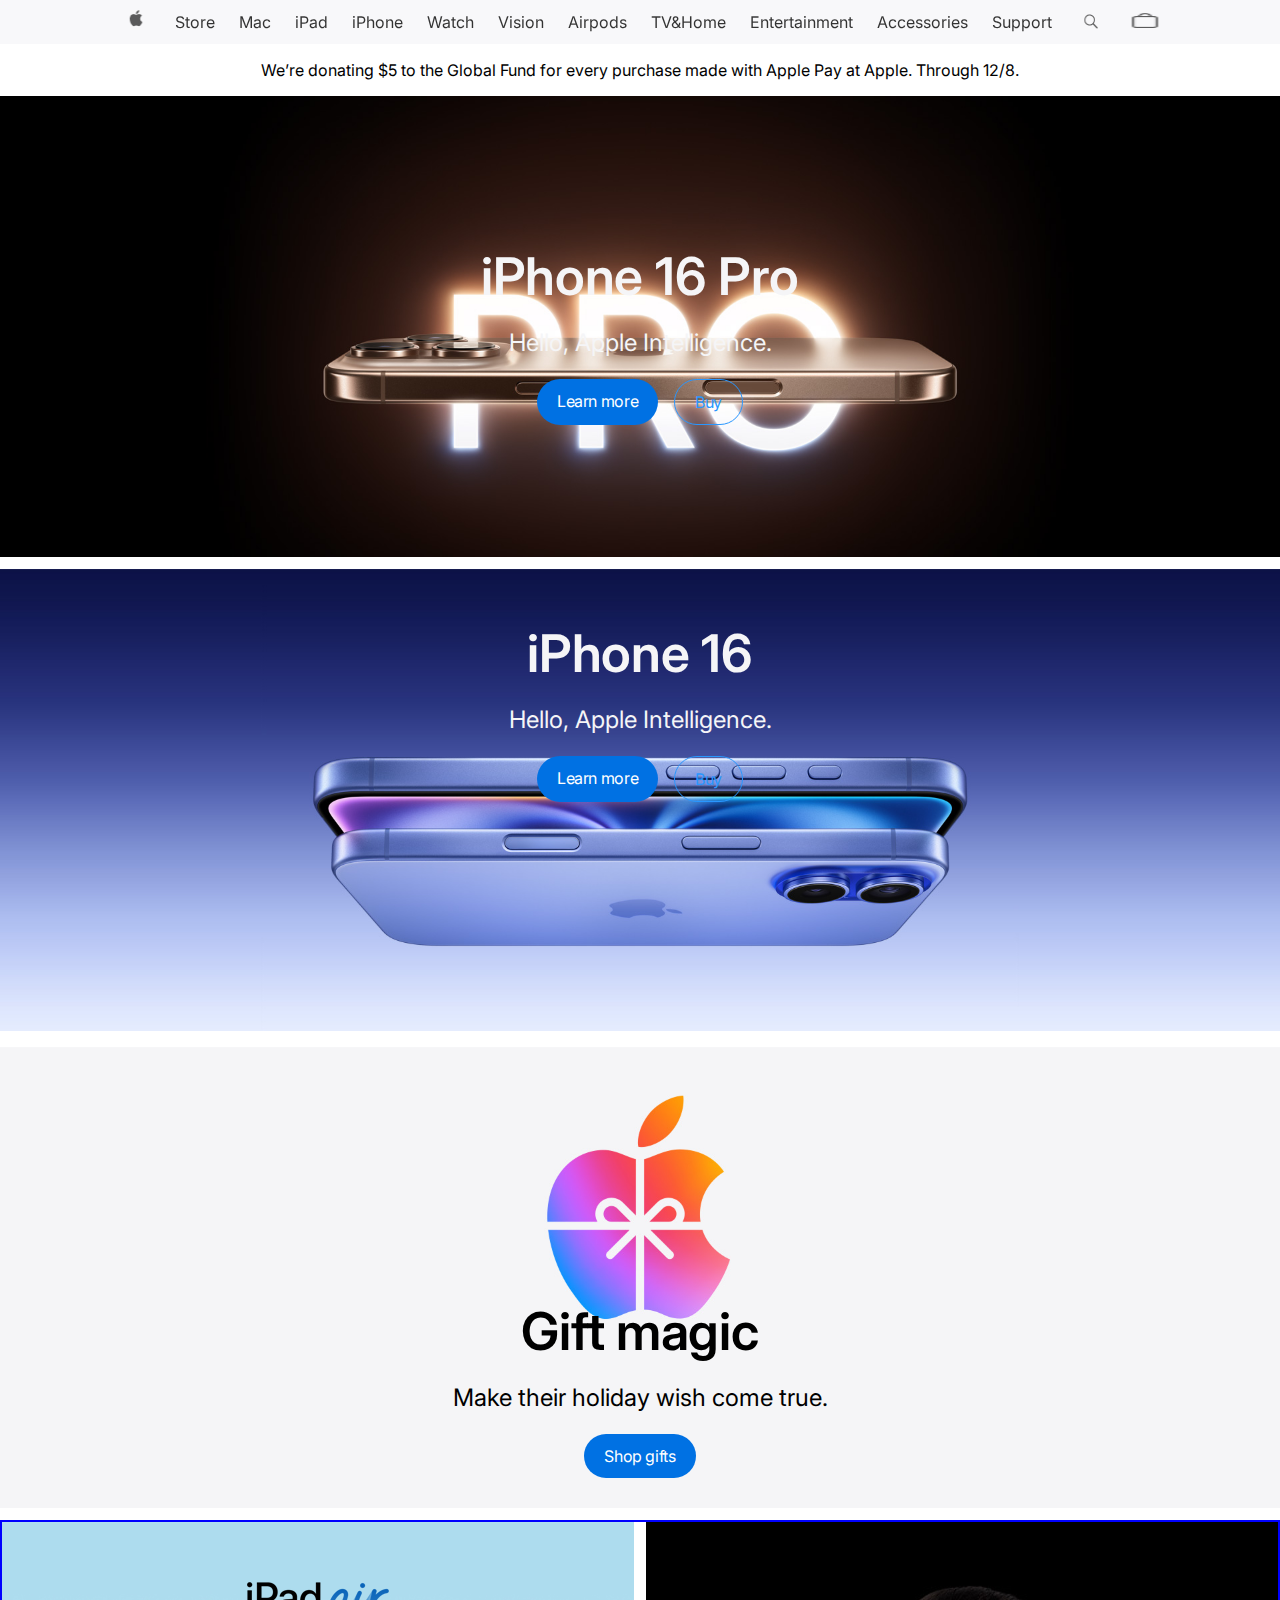
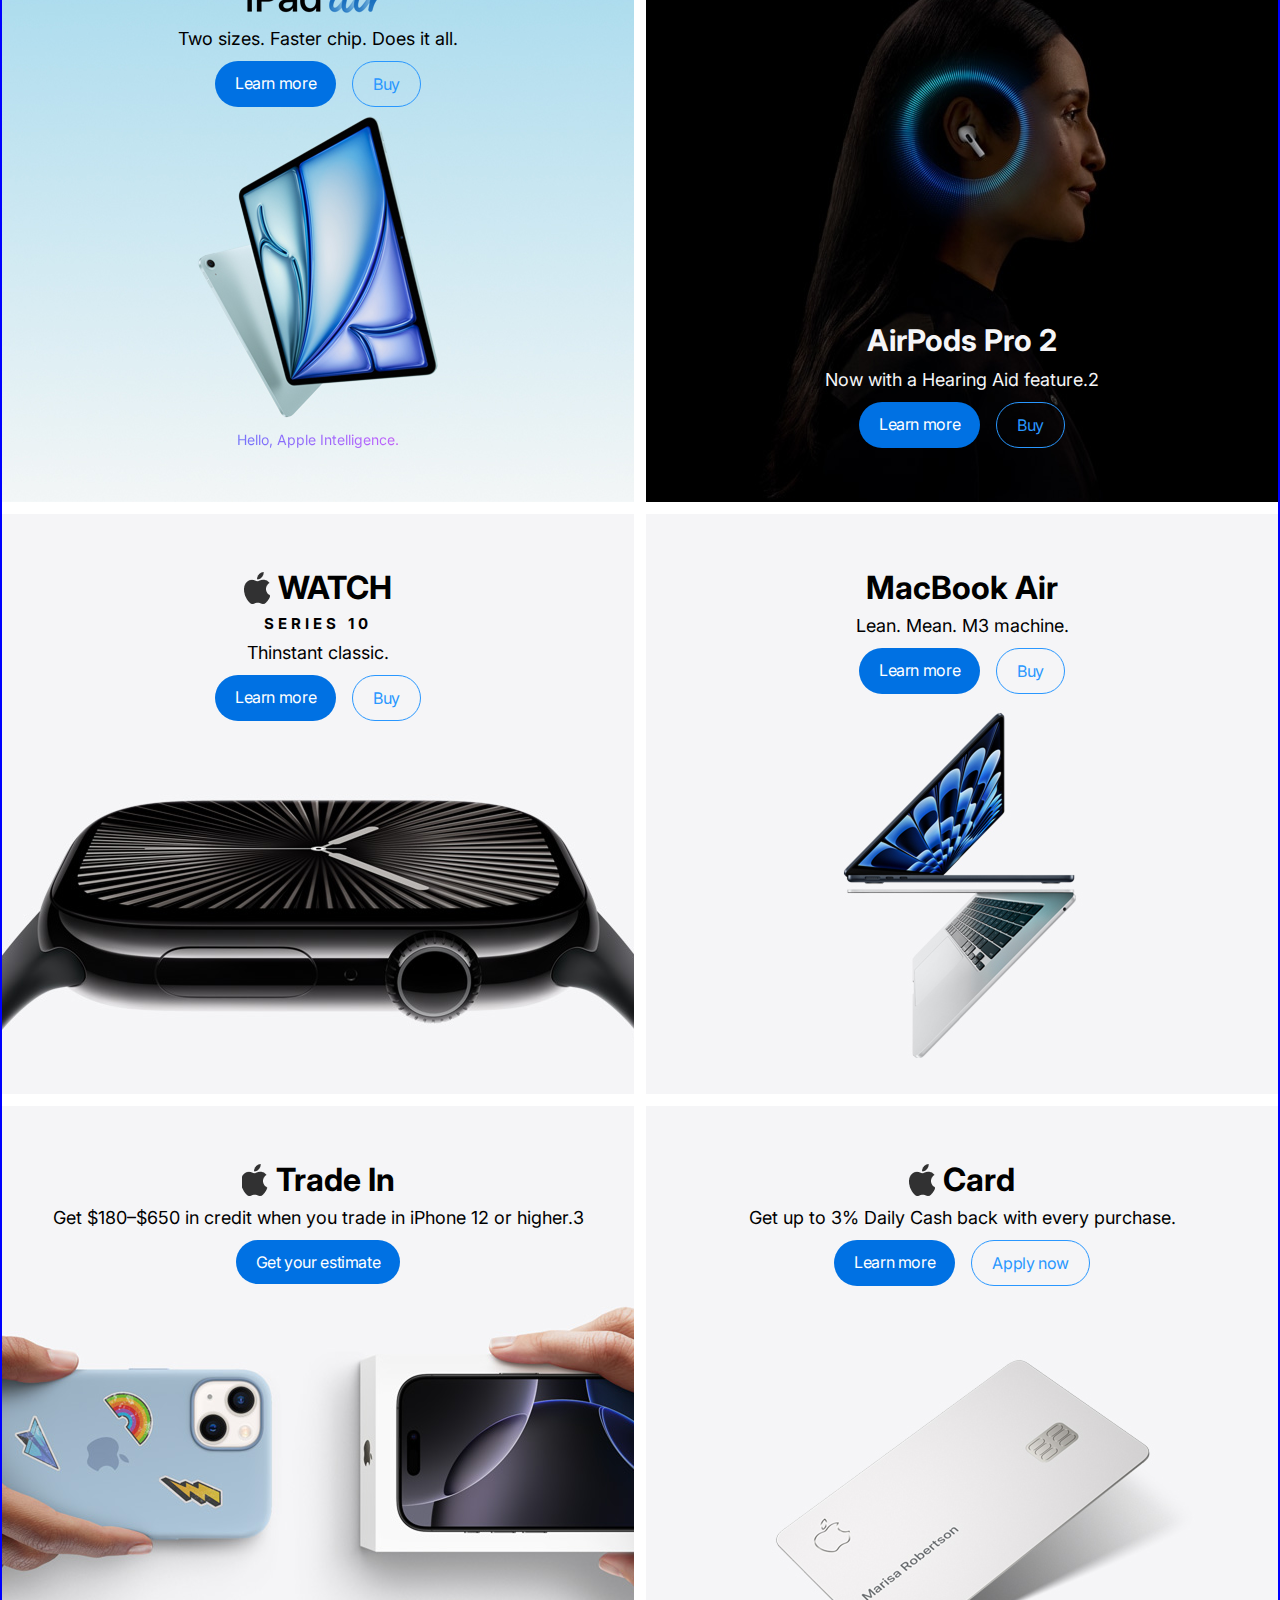
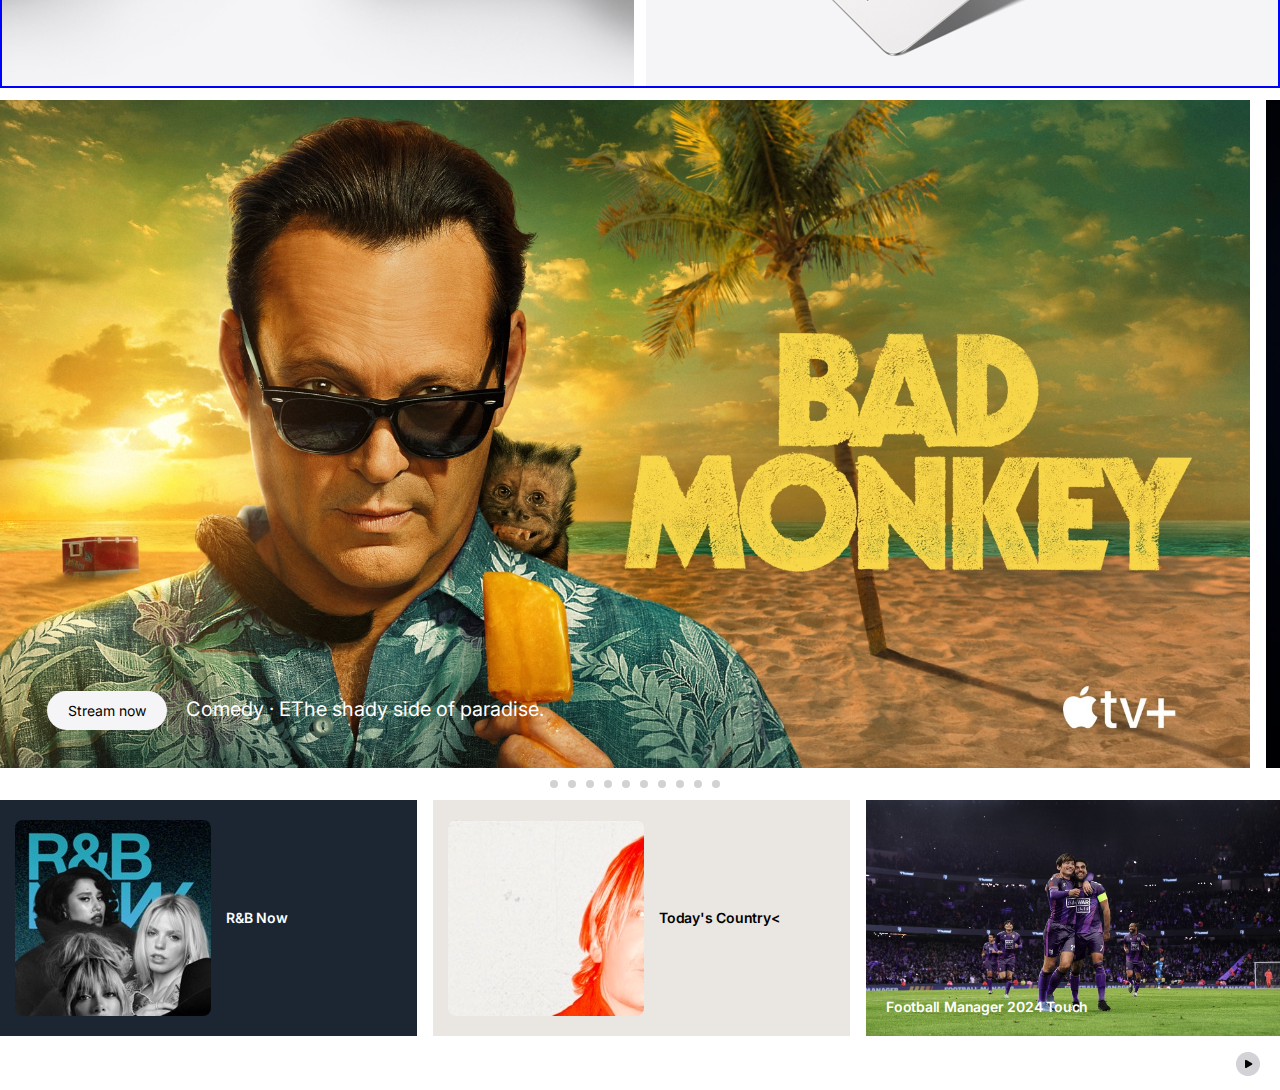
<file: index.html>
<!DOCTYPE html>
<html lang="en">
  <head>
    <meta charset="UTF-8" />
    <meta name="viewport" content="width=device-width, initial-scale=1.0" />
    <title>Document</title>
    <link rel="stylesheet" href="./style.css" />
    <link rel="preconnect" href="https://fonts.googleapis.com" />
    <link rel="preconnect" href="https://fonts.gstatic.com" crossorigin />
    <link
      href="https://fonts.googleapis.com/css2?family=Bebas+Neue&family=Hanuman:wght@100..900&family=Inter:ital,opsz,wght@0,14..32,100..900;1,14..32,100..900&family=Montserrat:ital,wght@0,100..900;1,100..900&display=swap"
      rel="stylesheet"
    />
  </head>
  <body>
    <div class="apple">
      <div class="header justify-center align-center">
        <a href="./index.html">
          <img src="./Item → Link - Apple.png" alt="apple logo" class="logo"
        /></a>
        <div class="menu-items">
          <a href="./store.html">Store</a>
          <p>Mac</p>
          <p>iPad</p>
          <p>iPhone</p>
          <p>Watch</p>
          <p>Vision</p>
          <p>Airpods</p>
          <p>TV&Home</p>
          <p>Entertainment</p>
          <p>Accessories</p>
          <p>Support</p>
        </div>
        <div class="header-controllers align-center">
          <img
            src="./Item → Button - Search apple.com.png"
            alt="search-button"
            class="logo"
          />
          <img src="./SVG (1).png" alt="shop-bag" class="logo" />
          <p class="header-menu-icon">
            <img src="./icons/menu-icon.png" alt="" />
          </p>
        </div>
      </div>
      <div class="section justify-center align-center">
        We’re donating $5 to the Global Fund for every purchase made with
        Apple Pay at Apple. Through 12/8.
      </div>

      <div class="frame14">
        <div class="iphoneframes">
          <div class="frame-12-1">
            <img src="./Figure.png" alt="figure" class="figure" />
            <img id="tablet-image" src="./Figure (9).png" alt="" />
            <img
              id="phone-image"
              src="./phone/4d617ff6192318499aff8aebb56aaf232c8f00d4.jpg"
              alt="4d617ff6192318499aff8aebb56aaf232c8f00d4.jpg"
            />
            <div class="iphone16pro align-center">
              <h4 class="iphone-title">iPhone 16 Pro</h4>
              <p class="iphone-subtitle">Hello, Apple Intelligence.</p>
              <div class="button-learnmore-buy justify-center">
                <a href="#" class="button-learnmore">Learn more</a>
                <a href="#" class="button-buy">Buy</a>
              </div>
            </div>
            <div class="phone-iphone16pro align-center">
              <h4 class="phone-title">iPhone 16 Pro</h4>
              <p class="phone-subtitle">Hello, Apple Intelligence.</p>
              <div class="phone-button-learnmore-buy justify-center">
                <a href="#" class="phone-button-learnmore">Learn more</a>
                <a href="#" class="phone-button-buy">Buy</a>
              </div>
            </div>
          </div>
          <div class="frame12-2">
            <img src="./Figure (1).png" alt="figure" class="figure" />
            <img id="tablet-image" src="./Figure (10).png" alt="" />
            <img
              id="phone-image"
              src="./phone/bca14fea5cc383f10eb575ae23034d12bd94613d.jpg"
              alt=""
            />
            <div class="tablet">
              <div class="iphone16 align-center">
                <h4 class="iphone-title">iPhone 16</h4>
                <p class="iphone-subtitle">Hello, Apple Intelligence.</p>
                <div class="button-learnmore-buy justify-center">
                  <a href="#" class="button-learnmore">Learn more</a>
                  <a href="#" class="button-buy">Buy</a>
                </div>
              </div>
            </div>
            <div class="Phone_temp">
              <div class="phone-iphone16 align-center">
                <h4 class="phone-title">iPhone 16</h4>
                <p class="phone-subtitle">Hello, Apple Intelligence.</p>
                <div class="phone-button-learnmore-buy justify-center">
                  <a href="#" class="phone-button-learnmore">Learn more</a>
                  <a href="#" class="phone-button-buy">Buy</a>
                </div>
              </div>
            </div>
          </div>
          <div class="frame12-3 align-center">
            <img src="./Figure (2).png" alt="figure" class="figure" />

            <div id="text" class="iphone16 align-center">
              <h4 class="iphone-title">Gift magic</h4>
              <p class="iphone-subtitle">Make their holiday wish come true.</p>
              <div class="button-learnmore-buy justify-center">
                <a href="#" class="button-learnmore justify-center"
                  >Shop gifts</a
                >
              </div>
            </div>
            <div id="phone-product" class="product">
              <img id="tablet-image" src="./Figure (11).png" alt="" />
              <img
                id="phone-image"
                src="./phone/421da7b86f74db639b131d85fb645c3a6cbc8dbc.jpg"
                alt=""
              />
              <div class="tablet">
                <div class="head align-center">
                  <div class="product-title-image">
                    <img src="./Heading 3.png" alt="heading3" />
                  </div>
                  <p class="product-subtitle">
                    Two sizes. Faster chip. Does it all.
                  </p>
                  <div class="button-learnmore-buy justify-center">
                    <a href="#" class="button-learnmore">Learn more</a>
                    <a href="#" class="button-buy">Buy</a>
                  </div>
                </div>
              </div>

              <div
                class="linear-gradient-HelloAppleIntelligence justify-center"
              >
                <p>Hello, Apple Intelligence.</p>
              </div>
              <div class="phone">
                <div class="head align-center">
                  <div class="phone-title-image">
                    <img src="./Heading 3.png" alt="heading3" />
                  </div>
                  <p class="phone-subtitle">
                    Two sizes. Faster chip. Does it all.
                  </p>
                  <div class="phone-button-learnmore-buy justify-center">
                    <a href="#" class="phone-button-learnmore">Learn more</a>
                    <a href="#" class="phone-button-buy">Buy</a>
                  </div>
                </div>
              </div>

              <div
                class="phone-linear-gradient-HelloAppleIntelligence justify-center"
              >
                <p>Hello, Apple Intelligence.</p>
              </div>
            </div>
          </div>
        </div>
        <div id="grid-web" class="productcontainer">
          <div class="product">
            <img src="./Figure (3).png" alt="grid1-pic" />
            <div class="head align-center">
              <div class="product-title-image">
                <img src="./Heading 3.png" alt="heading3" />
              </div>
              <p class="product-subtitle">
                Two sizes. Faster chip. Does it all.
              </p>
              <div class="button-learnmore-buy justify-center">
                <a href="#" class="button-learnmore">Learn more</a>
                <a href="#" class="button-buy">Buy</a>
              </div>
            </div>
            <div class="linear-gradient-HelloAppleIntelligence justify-center">
              <p>Hello, Apple Intelligence.</p>
            </div>
          </div>
          <div class="product">
            <img src="./Figure (4).png" alt="grid2-pic" />
            <div class="head align-center product-bottom">
              <!-- <div class="product-title-image">
                <img src="./Heading 3.png" alt="heading3" />
              </div> -->
              <p class="product-title">AirPods Pro 2</p>
              <p class="product-subtitle">Now with a Hearing Aid feature.2</p>
              <div class="button-learnmore-buy justify-center">
                <a href="#" class="button-learnmore">Learn more</a>
                <a href="#" class="button-buy">Buy</a>
              </div>
            </div>
          </div>
          <div class="product">
            <img src="./Figure (5).png" alt="grid3-pic" />

            <div class="head align-center">
              <div class="product-title-grid3 justify-center align-center">
                <img src="./Vector (3).png" alt="apple logo" />
                <p>WATCH</p>
              </div>
              <p class="grid3-series10">SERIES 10</p>
              <p class="product-subtitle">Thinstant classic.</p>
              <div class="button-learnmore-buy justify-center">
                <a href="#" class="button-learnmore">Learn more</a>
                <a href="#" class="button-buy">Buy</a>
              </div>
            </div>
          </div>
          <div class="product">
            <img src="./Figure (6).png" alt="grid4-pic" />
            <div class="head align-center">
              <div class="product-title-grid3 justify-center align-center">
                <p>MacBook Air</p>
              </div>
              <p class="product-subtitle">Lean. Mean. M3 machine.</p>
              <div class="button-learnmore-buy justify-center">
                <a href="#" class="button-learnmore">Learn more</a>
                <a href="#" class="button-buy">Buy</a>
              </div>
            </div>
          </div>
          <div class="product">
            <img src="./Figure (7).png" alt="grid5-pic" />
            <div class="head align-center">
              <div class="product-title-grid3 justify-center align-center">
                <img src="./Vector (3).png" alt="apple logo" />
                <p>Trade In</p>
              </div>

              <p class="product-subtitle">
                Get $180–$650 in credit when you trade in iPhone 12 or higher.3
              </p>
              <div class="button-learnmore-buy justify-center">
                <a href="#" class="button-Get-your-estimate"
                  >Get your estimate</a
                >
              </div>
            </div>
          </div>
          <div class="product">
            <img src="./Figure (8).png" alt="grid6-pic" />
            <div class="head align-center">
              <div class="product-title-grid3 justify-center align-center">
                <img src="./Vector (3).png" alt="apple logo" />
                <p>Card</p>
              </div>

              <p class="product-subtitle">
                Get up to 3% Daily Cash back with every purchase.
              </p>
              <div class="button-learnmore-buy justify-center">
                <a href="#" class="button-learnmore">Learn more</a>
                <a href="#" class="button-applynow">Apply now</a>
              </div>
            </div>
          </div>
        </div>
        <div class="grid-tablet">
          <div class="productcontainer">
            <div class="product">
              <img src="./Figure (12).png" alt="tab-grid1-pic" />
              <div class="head align-center product-bottom-tablet">
                <p class="product-title">AirPods Pro 4</p>
                <p class="product-subtitle">
                  Iconic. Now supersonic. Available with Active Noise
                  Cancellation.2
                </p>
                <div class="button-learnmore-buy justify-center">
                  <a href="#" class="button-learnmore">Learn more</a>
                  <a href="#" class="button-buy">Buy</a>
                </div>
              </div>
            </div>
            <div class="product">
              <img src="./Figure (13).png" alt="tab-grid2-pic" />
              <div class="head align-center">
                <div class="product-title-grid3 justify-center align-center">
                  <img src="./Vector (3).png" alt="apple logo" />
                  <p>WATCH</p>
                </div>
                <p class="grid3-series10">SERIES 10</p>
                <p class="product-subtitle">Thinstant classic.</p>
                <div class="button-learnmore-buy justify-center">
                  <a href="#" class="button-learnmore">Learn more</a>
                  <a href="#" class="button-buy">Buy</a>
                </div>
              </div>
            </div>
            <div class="product">
              <img src="./Figure (14).png" alt="tab-grid3-pic" />
              <div class="head align-center">
                <div class="product-title-grid3 justify-center align-center">
                  <p>MacBook Air</p>
                </div>
                <p class="product-subtitle">Lean. Mean. M3 machine.</p>
                <div class="button-learnmore-buy justify-center">
                  <a href="#" class="button-learnmore">Learn more</a>
                  <a href="#" class="button-buy">Buy</a>
                </div>
              </div>
            </div>
            <div class="product">
              <img src="./Figure (15).png" alt="tab-grid4-pic" />
              <div class="head align-center">
                <div class="product-title-grid3 justify-center align-center">
                  <p>Apple for Small Business</p>
                </div>
                <p class="product-subtitle">
                  Hardware, software, and expert help - all in one place.
                </p>
                <div class="button-learnmore-buy justify-center">
                  <a href="#" class="button-learnmore">Learn more</a>
                  <a href="#" class="button-buy">Buy</a>
                </div>
              </div>
            </div>
            <div class="product">
              <img src="./Figure (16).png" alt="tab-grid5-pic" />
              <div
                id="textcolor"
                class="head align-center product-bottom-tablet"
              >
                <div class="product-title-grid3 justify-center align-center">
                  <p>Carrier deals at Apple</p>
                </div>
                <p class="product-subtitle">
                  Get up to $1000 in credit on a new iPhone. Trade-in may be
                  required.
                </p>
                <div class="button-learnmore-buy justify-center">
                  <a href="#" class="button-Get-your-estimate"
                    >Find your deal</a
                  >
                </div>
              </div>
            </div>
            <div class="product">
              <img src="./Figure (17).png" alt="grid6-pic" />
              <div class="head align-center">
                <div class="product-title-grid3 justify-center align-center">
                  <img src="./Vector (3).png" alt="apple logo" />
                  <p>Trade In</p>
                </div>

                <p class="product-subtitle">
                  Get $180–$650 in credit when you trade in iPhone 12 or
                  higher.4
                </p>
                <div class="button-learnmore-buy justify-center">
                  <a href="#" class="button-Get-your-estimate"
                    >Get your estimate</a
                  >
                </div>
              </div>
            </div>
          </div>
        </div>
        <div class="grid-phone">
          <div class="productcontainer">
            <div class="product">
              <img src="./Figure (12).png" alt="tab-grid1-pic" />
              <div class="head align-center product-bottom-tablet">
                <p class="product-title">AirPods Pro 4</p>
                <p class="product-subtitle">
                  Iconic. Now supersonic. Available with Active Noise
                  Cancellation.2
                </p>
                <div class="button-learnmore-buy justify-center">
                  <a href="#" class="button-learnmore">Learn more</a>
                  <a href="#" class="button-buy">Buy</a>
                </div>
              </div>
            </div>
            <div class="product">
              <img src="./Figure (13).png" alt="tab-grid2-pic" />
              <div class="head align-center">
                <div class="product-title-grid3 justify-center align-center">
                  <img src="./Vector (3).png" alt="apple logo" />
                  <p>WATCH</p>
                </div>
                <p class="grid3-series10">SERIES 10</p>
                <p class="product-subtitle">Thinstant classic.</p>
                <div class="button-learnmore-buy justify-center">
                  <a href="#" class="button-learnmore">Learn more</a>
                  <a href="#" class="button-buy">Buy</a>
                </div>
              </div>
            </div>
            <div class="product">
              <img src="./Figure (14).png" alt="tab-grid3-pic" />
              <div class="head align-center">
                <div class="product-title-grid3 justify-center align-center">
                  <p>MacBook Air</p>
                </div>
                <p class="product-subtitle">Lean. Mean. M3 machine.</p>
                <div class="button-learnmore-buy justify-center">
                  <a href="#" class="button-learnmore">Learn more</a>
                  <a href="#" class="button-buy">Buy</a>
                </div>
              </div>
            </div>
            <div class="product">
              <img src="./Figure (15).png" alt="tab-grid4-pic" />
              <div class="head align-center">
                <div class="product-title-grid3 justify-center align-center">
                  <p>Apple for Small Business</p>
                </div>
                <p class="product-subtitle">
                  Hardware, software, and expert help - all in one place.
                </p>
                <div class="button-learnmore-buy justify-center">
                  <a href="#" class="button-learnmore">Learn more</a>
                  <a href="#" class="button-buy">Buy</a>
                </div>
              </div>
            </div>
            <div class="product">
              <img src="./Figure (16).png" alt="tab-grid5-pic" />
              <div
                id="textcolor"
                class="head align-center product-bottom-tablet"
              >
                <div class="product-title-grid3 justify-center align-center">
                  <p>Carrier deals at Apple</p>
                </div>
                <p class="product-subtitle">
                  Get up to $1000 in credit on a new iPhone. Trade-in may be
                  required.
                </p>
                <div class="button-learnmore-buy justify-center">
                  <a href="#" class="button-Get-your-estimate"
                    >Find your deal</a
                  >
                </div>
              </div>
            </div>
            <div class="product">
              <img src="./Figure (17).png" alt="grid6-pic" />
              <div class="head align-center">
                <div class="product-title-grid3 justify-center align-center">
                  <img src="./Vector (3).png" alt="apple logo" />
                  <p>Trade In</p>
                </div>

                <p class="product-subtitle">
                  Get $180–$650 in credit when you trade in iPhone 12 or
                  higher.4
                </p>
                <div class="button-learnmore-buy justify-center">
                  <a href="#" class="button-Get-your-estimate"
                    >Get your estimate</a
                  >
                </div>
              </div>
            </div>
          </div>
        </div>
        <div id="web-scroll-container" class="scroll-container">
          <div
            id="item1"
            class="carousel-slide"
            style="background-image: url('./bad-monkey.jpg')"
            id="slide1"
          >
            <div class="carousel-info">
              <button class="carousel-info-button">Stream now</button>
              <span class="carousel-genre">Comedy</span>
              <span class="carousel-separator">·</span>
              <span class="carousel-description"
                >EThe shady side of paradise.</span
              >
            </div>
          </div>
          <div
            id="item2"
            class="carousel-slide"
            style="background-image: url('./baseball.jpg')"
            id="slide2"
          >
            <div class="carousel-info">
              <button class="carousel-info-button">See the schedule</button>
              <span class="carousel-description"
                >Live MLB games, every Friday.</span
              >
            </div>
          </div>
          <div
            id="item3"
            class="carousel-slide"
            style="background-image: url('./instigators.jpg')"
            id="slide3"
          >
            <div class="carousel-info">
              <button class="carousel-info-button">Stream now</button>
              <span class="carousel-genre">Action</span>
              <span class="carousel-separator">·</span>
              <span class="carousel-description">Worst. Heist. Ever.</span>
            </div>
          </div>
          <div
            id="item4"
            class="carousel-slide"
            style="background-image: url('./k-pop-idols.jpg')"
            id="slide4"
          >
            <div class="carousel-info">
              <button class="carousel-info-button">Stream now</button>
              <span class="carousel-genre">Documentary</span>
              <span class="carousel-separator">·</span>
              <span class="carousel-description"
                >All that glitters isn't gold.</span
              >
            </div>
          </div>
          <div
            id="item5"
            class="carousel-slide"
            style="background-image: url('./lady-in-the-lake.jpg')"
            id="slide5"
          >
            <div class="carousel-info">
              <button class="carousel-info-button">Stream now</button>
              <span class="carousel-genre">Thriller</span>
              <span class="carousel-separator">·</span>
              <span class="carousel-description"
                >Natalie Portman and Moses Ingram star in a visionary noir
                thriller.</span
              >
            </div>
          </div>
          <div
            id="item6"
            class="carousel-slide"
            style="background-image: url('morning-show.jpg')"
            id="slide6"
          >
            <div class="carousel-info">
              <button class="carousel-info-button">Stream now</button>
              <span class="carousel-genre">Drama</span>
              <span class="carousel-separator">·</span>
              <span class="carousel-description"
                >16 Emmy® Nominations Including Best Drama</span
              >
            </div>
          </div>
          <div
            id="item7"
            class="carousel-slide"
            style="background-image: url('./napoleon.jpg')"
            id="slide7"
          >
            <div class="carousel-info">
              <button class="carousel-info-button">Stream now</button>
              <span class="carousel-genre">Drama</span>
              <span class="carousel-separator">·</span>
              <span class="carousel-description"
                >Experience Ridley Scott's extended epic.</span
              >
            </div>
          </div>
          <div
            id="item8"
            class="carousel-slide"
            style="background-image: url('./pachinko.jpg')"
            id="slide8"
          >
            <div class="carousel-info">
              <button class="carousel-info-button">Stream now</button>
              <span class="carousel-genre">Drama</span>
              <span class="carousel-separator">·</span>
              <span class="carousel-description">New season.</span>
            </div>
          </div>
          <div
            id="item9"
            class="carousel-slide"
            style="background-image: url('./pressumed-innocent.jpg')"
            id="slide9"
          >
            <div class="carousel-info">
              <button class="carousel-info-button">Stream now</button>
              <span class="carousel-genre">Crime</span>
              <span class="carousel-separator">·</span>
              <span class="carousel-description">Presume nothing.</span>
            </div>
          </div>
          <div
            id="item10"
            class="carousel-slide"
            style="background-image: url('./season-pass.jpg')"
            id="slide1"
          >
            <div class="carousel-info">
              <button class="carousel-info-button">Stream now</button>
              <span class="carousel-description"
                >Watch Messi, every club, and every match--live.</span
              >
            </div>
          </div>
        </div>
        <div id="web-bullets" class="bullets align-center justify-center">
          <a href="#item1" class="bullet"></a>
          <a href="#item2" class="bullet"></a>
          <a href="#item3" class="bullet"></a>
          <a href="#item4" class="bullet"></a>
          <a href="#item5" class="bullet"></a>
          <a href="#item6" class="bullet"></a>
          <a href="#item7" class="bullet"></a>
          <a href="#item8" class="bullet"></a>
          <a href="#item9" class="bullet"></a>
          <a href="#item10" class="bullet"></a>
        </div>

        <div class="tablet-scroll-container">
          <div class="scroll-container">
            <div
              id="item1"
              class="tablet-carousel-slide"
              style="background-image: url('./bad-monkey.jpg')"
              id="slide1"
            >
              <div class="carousel-info">
                <button class="carousel-info-button">Stream now</button>
                <span class="carousel-genre">Comedy</span>
                <span class="carousel-separator">·</span>
                <span class="carousel-description"
                  >EThe shady side of paradise.</span
                >
              </div>
            </div>
            <div
              id="item2"
              class="tablet-carousel-slide"
              style="background-image: url('./baseball.jpg')"
              id="slide2"
            >
              <div class="carousel-info">
                <button class="carousel-info-button">See the schedule</button>
                <span class="carousel-description"
                  >Live MLB games, every Friday.</span
                >
              </div>
            </div>
            <div
              id="item3"
              class="tablet-carousel-slide"
              style="background-image: url('./instigators.jpg')"
              id="slide3"
            >
              <div class="carousel-info">
                <button class="carousel-info-button">Stream now</button>
                <span class="carousel-genre">Action</span>
                <span class="carousel-separator">·</span>
                <span class="carousel-description">Worst. Heist. Ever.</span>
              </div>
            </div>
            <div
              id="tablet-tem4"
              class="tablet-carousel-slide"
              style="background-image: url('./k-pop-idols.jpg')"
              id="slide4"
            >
              <div class="carousel-info">
                <button class="carousel-info-button">Stream now</button>
                <span class="carousel-genre">Documentary</span>
                <span class="carousel-separator">·</span>
                <span class="carousel-description"
                  >All that glitters isn't gold.</span
                >
              </div>
            </div>
            <div
              id="tablet-item5"
              class="tablet-carousel-slide"
              style="background-image: url('./lady-in-the-lake.jpg')"
              id="slide5"
            >
              <div class="carousel-info">
                <button class="carousel-info-button">Stream now</button>
                <span class="carousel-genre">Thriller</span>
                <span class="carousel-separator">·</span>
                <span class="carousel-description"
                  >Natalie Portman and Moses Ingram star in a visionary noir
                  thriller.</span
                >
              </div>
            </div>
            <div
              id="tablet-tem6"
              class="tablet-carousel-slide"
              style="background-image: url('morning-show.jpg')"
              id="slide6"
            >
              <div class="carousel-info">
                <button class="carousel-info-button">Stream now</button>
                <span class="carousel-genre">Drama</span>
                <span class="carousel-separator">·</span>
                <span class="carousel-description"
                  >16 Emmy® Nominations Including Best Drama</span
                >
              </div>
            </div>
            <div
              id="tablet-item7"
              class="tablet-carousel-slide"
              style="background-image: url('./napoleon.jpg')"
              id="slide7"
            >
              <div class="carousel-info">
                <button class="carousel-info-button">Stream now</button>
                <span class="carousel-genre">Drama</span>
                <span class="carousel-separator">·</span>
                <span class="carousel-description"
                  >Experience Ridley Scott's extended epic.</span
                >
              </div>
            </div>
            <div
              id="tablet-item8"
              class="tablet-carousel-slide"
              style="background-image: url('./pachinko.jpg')"
              id="slide8"
            >
              <div class="carousel-info">
                <button class="carousel-info-button">Stream now</button>
                <span class="carousel-genre">Drama</span>
                <span class="carousel-separator">·</span>
                <span class="carousel-description">New season.</span>
              </div>
            </div>
            <div
              id="tablet-item9"
              class="tablet-carousel-slide"
              style="background-image: url('./pressumed-innocent.jpg')"
              id="slide9"
            >
              <div class="carousel-info">
                <button class="carousel-info-button">Stream now</button>
                <span class="carousel-genre">Crime</span>
                <span class="carousel-separator">·</span>
                <span class="carousel-description">Presume nothing.</span>
              </div>
            </div>
            <div
              id="tablet-item10"
              class="tablet-carousel-slide"
              style="background-image: url('./season-pass.jpg')"
              id="slide1"
            >
              <div class="carousel-info">
                <button class="carousel-info-button">Stream now</button>
                <span class="carousel-description"
                  >Watch Messi, every club, and every match--live.</span
                >
              </div>
            </div>
          </div>
        </div>
        <div class="tablet-bullets">
          <div class="bullets align-center justify-center">
            <a href="#item1" class="bullet"></a>
            <a href="#item2" class="bullet"></a>
            <a href="#item3" class="bullet"></a>
            <a href="#item4" class="bullet"></a>
            <a href="#item5" class="bullet"></a>
            <a href="#item6" class="bullet"></a>
            <a href="#item7" class="bullet"></a>
            <a href="#item8" class="bullet"></a>
            <a href="#item9" class="bullet"></a>
            <a href="#item10" class="bullet"></a>
          </div>
        </div>

        <div class="phone-scroll-container">
          <div class="scroll-container">
            <div
              id="phone-item1"
              class="phone-carousel-slide"
              style="background-image: url('./bad-monkey.jpg')"
              id="slide1"
            >
              <div class="carousel-info">
                <button class="carousel-info-button">Stream now</button>
                <span class="carousel-genre">Comedy</span>
                <span class="carousel-separator">·</span>
                <span class="carousel-description"
                  >EThe shady side of paradise.</span
                >
              </div>
            </div>
            <div
              id="phone-item2"
              class="phone-carousel-slide"
              style="background-image: url('./baseball.jpg')"
              id="slide2"
            >
              <div class="carousel-info">
                <button class="carousel-info-button">See the schedule</button>
                <span class="carousel-description"
                  >Live MLB games, every Friday.</span
                >
              </div>
            </div>
            <div
              id="phone-item3"
              class="phone-carousel-slide"
              style="background-image: url('./instigators.jpg')"
              id="slide3"
            >
              <div class="carousel-info">
                <button class="carousel-info-button">Stream now</button>
                <span class="carousel-genre">Action</span>
                <span class="carousel-separator">·</span>
                <span class="carousel-description">Worst. Heist. Ever.</span>
              </div>
            </div>
            <div
              id="phonetem4"
              class="phone-carousel-slide"
              style="background-image: url('./k-pop-idols.jpg')"
              id="slide4"
            >
              <div class="carousel-info">
                <button class="carousel-info-button">Stream now</button>
                <span class="carousel-genre">Documentary</span>
                <span class="carousel-separator">·</span>
                <span class="carousel-description"
                  >All that glitters isn't gold.</span
                >
              </div>
            </div>
            <div
              id="phone-item5"
              class="phone-carousel-slide"
              style="background-image: url('./lady-in-the-lake.jpg')"
              id="slide5"
            >
              <div class="carousel-info">
                <button class="carousel-info-button">Stream now</button>
                <span class="carousel-genre">Thriller</span>
                <span class="carousel-separator">·</span>
                <span class="carousel-description"
                  >Natalie Portman and Moses Ingram star in a visionary noir
                  thriller.</span
                >
              </div>
            </div>
            <div
              id="phone-item6"
              class="phone-carousel-slide"
              style="background-image: url('morning-show.jpg')"
              id="slide6"
            >
              <div class="carousel-info">
                <button class="carousel-info-button">Stream now</button>
                <span class="carousel-genre">Drama</span>
                <span class="carousel-separator">·</span>
                <span class="carousel-description"
                  >16 Emmy® Nominations Including Best Drama</span
                >
              </div>
            </div>
            <div
              id="phone-item7"
              class="phone-carousel-slide"
              style="background-image: url('./napoleon.jpg')"
              id="slide7"
            >
              <div class="carousel-info">
                <button class="carousel-info-button">Stream now</button>
                <span class="carousel-genre">Drama</span>
                <span class="carousel-separator">·</span>
                <span class="carousel-description"
                  >Experience Ridley Scott's extended epic.</span
                >
              </div>
            </div>
            <div
              id="phone-item8"
              class="phone-carousel-slide"
              style="background-image: url('./pachinko.jpg')"
              id="slide8"
            >
              <div class="carousel-info">
                <button class="carousel-info-button">Stream now</button>
                <span class="carousel-genre">Drama</span>
                <span class="carousel-separator">·</span>
                <span class="carousel-description">New season.</span>
              </div>
            </div>
            <div
              id="phone-item9"
              class="phone-carousel-slide"
              style="background-image: url('./pressumed-innocent.jpg')"
              id="slide9"
            >
              <div class="carousel-info">
                <button class="carousel-info-button">Stream now</button>
                <span class="carousel-genre">Crime</span>
                <span class="carousel-separator">·</span>
                <span class="carousel-description">Presume nothing.</span>
              </div>
            </div>
            <div
              id="phone-item10"
              class="phone-carousel-slide"
              style="background-image: url('./season-pass.jpg')"
              id="slide1"
            >
              <div class="carousel-info">
                <button class="carousel-info-button">Stream now</button>
                <span class="carousel-description"
                  >Watch Messi, every club, and every match--live.</span
                >
              </div>
            </div>
          </div>
          
        </div>
          <div class="phone-bullets">
            <div class="bullets align-center justify-center">
              <a href="#phone-item1" class="bullet"></a>
              <a href="#phone-item2" class="bullet"></a>
              <a href="#phone-item3" class="bullet"></a>
              <a href="#phone-item4" class="bullet"></a>
              <a href="#phone-item5" class="bullet"></a>
              <a href="#phone-item6" class="bullet"></a>
              <a href="#phone-item7" class="bullet"></a>
              <a href="#phone-item8" class="bullet"></a>
              <a href="#phone-item9" class="bullet"></a>
              <a href="#phone-item10" class="bullet"></a>
            </div>
          </div>
      <div class="web-slider">
        <div  class="slider">
          <div id="slide1" class="slide" style="background-color: #1b2632">
            <div class="crop">
              <img src="./slide1.jpg" alt="" />
            </div>
            <div class="slide-info">
              <span class="slide-description white1">R&B Now </span>
            </div>
            <div class="slider-overlay">
              <button class="slider-button">Listen Now</button>
            </div>
          </div>
          <div id="slide2" class="slide" style="background-color: #eae6e1">
            <div class="crop">
              <img src="./slide2.jpg" alt="" />
            </div>
            <div class="slide-info">
              <span class="slide-description black"> Today's Country<</span>
            </div>
            <div class="slider-overlay">
              <button class="slider-button">Listen Now</button>
            </div>
          </div>
          <div
            id="slide3"
            class="slide"
            style="background-image: url(./slide3.jpg)"
          >
            <div class="slide-info">
              <span class="slide-description white">
                Football Manager 2024 Touch</span
              >
            </div>
            <div class="slider-overlay">
              <button class="slider-button">Listen Now</button>
            </div>
          </div>
          <div
            id="slide4"
            class="slide"
            style="background-image: url(./slide4.jpg)"
          >
            <div class="slide-info">
              <span class="slide-description white">
                6 Weeks to Restart Your Fitness</span
              >
            </div>
            <div class="slider-overlay">
              <button class="slider-button">Listen Now</button>
            </div>
          </div>
          <div
            id="slide5"
            class="slide"
            style="background-image: url(./slide5.jpg)"
          >
            <div class="slide-info">
              <span class="slide-description white"
                >NBA 2k25 Arcade Edition
              </span>
            </div>
            <div class="slider-overlay">
              <button class="slider-button">Listen Now</button>
            </div>
          </div>
          <div
            id="slide6"
            class="slide"
            style="background-image: url(./slide6.jpg)"
          >
            <div class="slide-info">
              <span class="slide-description white">Strength with Kyle </span>
            </div>
            <div class="slider-overlay">
              <button class="slider-button">Listen Now</button>
            </div>
          </div>
          <div
            id="slide7"
            class="slide"
            style="background-image: url(./slide7.jpg)"
          >
            <div class="slide-info">
              <span class="slide-description white"> Run your first 5K</span>
            </div>
            <div class="slider-overlay">
              <button class="slider-button">Listen Now</button>
            </div>
          </div>
          <div id="slide8" class="slide" style="background-color: #400d0e">
            <div class="crop">
              <img src="./slide8.jpg" alt="" />
            </div>
            <div class="slide-info">
              <span class="slide-description black">Today's Indie Rock </span>
            </div>
            <div class="slider-overlay">
              <button class="slider-button">Listen Now</button>
            </div>
          </div>
          <div
            id="slide9"
            class="slide"
            style="background-image: url(./slide9.jpg)"
          >
            <div class="slide-info">
              <span class="slide-description white"
                >Hello Kitty Island Adventure
              </span>
            </div>
            <div class="slider-overlay">
              <button class="slider-button">Listen Now</button>
            </div>
          </div>
          <div id="slide10" class="slide" style="background-color: #262626">
            <div class="crop">
              <img src="./slide10.jpg" alt="" />
            </div>
            <div class="slide-info">
              <span class="slide-description black"> Strength with Kyle</span>
            </div>
          </div>
          <div id="slide1" class="slide" style="background-color: #1b2632">
            <div class="crop">
              <img src="./slide1.jpg" alt="" />
            </div>
            <div class="slide-info">
              <span class="slide-description white1">R&B Now </span>
            </div>
            <div class="slider-overlay">
              <button class="slider-button">Listen Now</button>
            </div>
          </div>
          <div id="slide2" class="slide" style="background-color: #eae6e1">
            <div class="crop">
              <img src="./slide2.jpg" alt="" />
            </div>
            <div class="slide-info">
              <span class="slide-description black"> Today's Country</span>
            </div>
            <div class="slider-overlay">
              <button class="slider-button">Listen Now</button>
            </div>
          </div>
          <div
            id="slide3"
            class="slide"
            style="background-image: url(./slide3.jpg)"
          >
            <div class="slide-info">
              <span class="slide-description white">
                Football Manager 2024 Touch</span
              >
            </div>
            <div class="slider-overlay">
              <button class="slider-button">Listen Now</button>
            </div>
          </div>
          <div
            id="slide4"
            class="slide"
            style="background-image: url(./slide4.jpg)"
          >
            <div class="slide-info">
              <span class="slide-description white">
                6 Weeks to Restart Your Fitness</span
              >
            </div>
            <div class="slider-overlay">
              <button class="slider-button">Listen Now</button>
            </div>
          </div>
          <div
            id="slide5"
            class="slide"
            style="background-image: url(./slide5.jpg)"
          >
            <div class="slide-info">
              <span class="slide-description white"
                >NBA 2k25 Arcade Edition
              </span>
            </div>
            <div class="slider-overlay">
              <button class="slider-button">Listen Now</button>
            </div>
          </div>
          <div
            id="slide6"
            class="slide"
            style="background-image: url(./slide6.jpg)"
          >
            <div class="slide-info">
              <span class="slide-description white">Strength with Kyle </span>
            </div>
            <div class="slider-overlay">
              <button class="slider-button">Listen Now</button>
            </div>
          </div>
          <div
            id="slide7"
            class="slide"
            style="background-image: url(./slide7.jpg)"
          >
            <div class="slide-info">
              <span class="slide-description white"> Run your first 5K</span>
            </div>
            <div class="slider-overlay">
              <button class="slider-button">Listen Now</button>
            </div>
          </div>
          <div id="slide8" class="slide" style="background-color: #400d0e">
            <div class="crop"><img src="./slide8.jpg" alt="" /></div>
            <div class="slide-info">
              <span class="slide-description black">Today's Indie Rock </span>
            </div>
            <div class="slider-overlay">
              <button class="slider-button">Listen Now</button>
            </div>
          </div>
          <div
            id="slide9"
            class="slide"
            style="background-image: url(./slide9.jpg)"
          >
            <div class="slide-info">
              <span class="slide-description white"
                >Hello Kitty Island Adventure
              </span>
            </div>
            <div class="slider-overlay">
              <button class="slider-button">Listen Now</button>
            </div>
          </div>
          <div id="slide10" class="slide" style="background-color: #262626">
            <div class="crop">
              <img src="./slide10.jpg" alt="" />
            </div>
            <div class="slide-info">
              <span class="slide-description black"> Strength with Kyle</span>
            </div>
          </div>
        </div>
         <div class="button-play">
          <img src="./Button - play the gallery.png" alt="">
        </div>
       </div>
      </div>
        <div class="tablet-slider">
          <div class="slider">
            <div class="slides">
              <div
                id="slide1"
                class="tablet-slide"
                style="background-color: #1b2632"
              >
                <div class="crop">
                  <img src="./slide1.jpg" alt="" />
                </div>
                <div class="vector">
                  <img src="./Vector (5).png" alt="Vector (4).png" />
                </div>
                <div class="slider-overlay">
                  <button id="slider-button" class="slider-button">
                    Listen Now
                  </button>
                </div>
              </div>
              <div class="slide-info">
                <span class="slide-description tablet-black">R&B Now </span>
              </div>
            </div>
            <div class="slides">
              <div
                id="slide2"
                class="tablet-slide"
                style="background-color: #eae6e1"
              >
                <div class="crop">
                  <img src="./slide2.jpg" alt="" />
                </div>
                <div class="vector">
                  <img src="./Vector (5).png" alt="Vector (4).png" />
                </div>
                <div class="slider-overlay">
                  <button id="slider-button" class="slider-button">
                    Listen Now
                  </button>
                </div>
              </div>
              <div class="slide-info">
                <span class="slide-description tablet-black">
                  Today's Country</span
                >
              </div>
            </div>
            <div class="slides">
              <div
                id="slide3"
                class="tablet-slide"
                style="background-image: url(./slide3.jpg)"
              >
                <div class="vector">
                  <img src="./Vector (6).png" alt="Vector (4).png" />
                </div>
                <div class="slider-overlay">
                  <button id="slider-button" class="slider-button">
                    Listen Now
                  </button>
                </div>
              </div>
              <div class="slide-info">
                <span class="slide-description tablet-black">
                  Football Manager 2024 Touch</span
                >
              </div>
            </div>
            <div class="slides">
              <div
                id="slide4"
                class="tablet-slide"
                style="background-image: url(./slide4.jpg)"
              >
                <div class="vector">
                  <img src="./Vector (4).png" alt="Vector (4).png" />
                </div>
                <div class="slider-overlay">
                  <button id="slider-button" class="slider-button">
                    Listen Now
                  </button>
                </div>
              </div>
              <div class="slide-info">
                <span class="slide-description tablet-black">
                  6 Weeks to Restart Your Fitness</span
                >
              </div>
            </div>
            <div class="slides">
              <div
                id="slide5"
                class="tablet-slide"
                style="background-image: url(./slide5.jpg)"
              >
                <div class="vector">
                  <img src="./Vector (6).png" alt="Vector (4).png" />
                </div>
                <div class="slider-overlay">
                  <button id="slider-button" class="slider-button">
                    Listen Now
                  </button>
                </div>
              </div>
              <div class="slide-info">
                <span class="slide-description tablet-black"
                  >NBA 2k25 Arcade Edition
                </span>
              </div>
            </div>
            <div class="slides">
              <div
                id="slide6"
                class="tablet-slide"
                style="background-image: url(./slide6.jpg)"
              >
                <div class="vector">
                  <img src="./Vector (4).png" alt="Vector (4).png" />
                </div>
                <div class="slider-overlay">
                  <button id="slider-button" class="slider-button">
                    Listen Now
                  </button>
                </div>
              </div>
              <div class="slide-info">
                <span class="slide-description tablet-black"
                  >Strength with Kyle
                </span>
              </div>
            </div>
            <div class="slides">
              <div
                id="slide7"
                class="tablet-slide"
                style="background-image: url(./slide7.jpg)"
              >
                <div class="vector">
                  <img src="./Vector (4).png" alt="Vector (4).png" />
                </div>
                <div class="slider-overlay">
                  <button id="slider-button" class="slider-button">
                    Listen Now
                  </button>
                </div>
              </div>
              <div class="slide-info">
                <span class="slide-description tablet-black">
                  Run your first 5K</span
                >
              </div>
            </div>
            <div class="slides">
              <div
                id="slide8"
                class="tablet-slide"
                style="background-color: #400d0e"
              >
                <div class="crop">
                  <img src="./slide8.jpg" alt="" />
                </div>
                <div class="vector">
                  <img src="./Vector (5).png" alt="Vector (4).png" />
                </div>
                <div class="slider-overlay">
                  <button id="slider-button" class="slider-button">
                    Listen Now
                  </button>
                </div>
              </div>
              <div class="slide-info">
                <span class="slide-description tablet-black"
                  >Today's Indie Rock
                </span>
              </div>
            </div>
            <div class="slides">
              <div
                id="slide9"
                class="tablet-slide"
                style="background-image: url(./slide9.jpg)"
              >
                <div class="vector">
                  <img src="./Vector (5).png" alt="Vector (4).png" />
                </div>
                <div class="slider-overlay">
                  <button id="slider-button" class="slider-button">
                    Listen Now
                  </button>
                </div>
              </div>
              <div class="slide-info">
                <span class="slide-description tablet-black"
                  >Hello Kitty Island Adventure
                </span>
              </div>
            </div>
            <div class="slides">
              <div
                id="slide10"
                class="tablet-slide"
                style="background-color: #262626"
              >
                <div class="crop">
                  <img src="./slide10.jpg" alt="" />
                </div>
                <div class="vector">
                  <img src="./Vector (5).png" alt="Vector (4).png" />
                </div>
                <div class="slider-overlay">
                  <button id="slider-button" class="slider-button">
                    Listen Now
                  </button>
                </div>
              </div>
              <div class="slide-info">
                <span class="slide-description tablet-black">
                  Strength with Kyle</span
                >
              </div>
            </div>
            <div class="slides">
              <div
                id="slide1"
                class="tablet-slide"
                style="background-color: #1b2632"
              >
                <div class="crop">
                  <img src="./slide1.jpg" alt="" />
                </div>
                <div class="vector">
                  <img src="./Vector (5).png" alt="Vector (4).png" />
                </div>
                <div class="slider-overlay">
                  <button id="slider-button" class="slider-button">
                    Listen Now
                  </button>
                </div>
              </div>
              <div class="slide-info">
                <span class="slide-description tablet-black">R&B Now </span>
              </div>
            </div>
            <div class="slides">
              <div
                id="slide2"
                class="tablet-slide"
                style="background-color: #eae6e1"
              >
                <div class="crop">
                  <img src="./slide2.jpg" alt="" />
                </div>
                <div class="vector">
                  <img src="./Vector (5).png" alt="Vector (4).png" />
                </div>
                <div class="slider-overlay">
                  <button id="slider-button" class="slider-button">
                    Listen Now
                  </button>
                </div>
              </div>
              <div class="slide-info">
                <span class="slide-description tablet-black">
                  Today's Country</span
                >
              </div>
            </div>
            <div class="slides">
              <div
                id="slide3"
                class="tablet-slide"
                style="background-image: url(./slide3.jpg)"
              >
                <div class="vector">
                  <img src="./Vector (6).png" alt="Vector (4).png" />
                </div>
                <div class="slider-overlay">
                  <button id="slider-button" class="slider-button">
                    Listen Now
                  </button>
                </div>
              </div>
              <div class="slide-info">
                <span class="slide-description tablet-black">
                  Football Manager 2024 Touch</span
                >
              </div>
            </div>
            <div class="slides">
              <div
                id="slide4"
                class="tablet-slide"
                style="background-image: url(./slide4.jpg)"
              >
                <div class="vector">
                  <img src="./Vector (4).png" alt="Vector (4).png" />
                </div>
                <div class="slider-overlay">
                  <button id="slider-button" class="slider-button">
                    Listen Now
                  </button>
                </div>
              </div>
              <div class="slide-info">
                <span class="slide-description tablet-black">
                  6 Weeks to Restart Your Fitness</span
                >
              </div>
            </div>
            <div class="slides">
              <div
                id="slide5"
                class="tablet-slide"
                style="background-image: url(./slide5.jpg)"
              >
                <div class="vector">
                  <img src="./Vector (6).png" alt="Vector (4).png" />
                </div>
                <div class="slider-overlay">
                  <button id="slider-button" class="slider-button">
                    Listen Now
                  </button>
                </div>
              </div>
              <div class="slide-info">
                <span class="slide-description tablet-black"
                  >NBA 2k25 Arcade Edition
                </span>
              </div>
            </div>
            <div class="slides">
              <div
                id="slide6"
                class="tablet-slide"
                style="background-image: url(./slide6.jpg)"
              >
                <div class="vector">
                  <img src="./Vector (4).png" alt="Vector (4).png" />
                </div>
                <div class="slider-overlay">
                  <button id="slider-button" class="slider-button">
                    Listen Now
                  </button>
                </div>
              </div>
              <div class="slide-info">
                <span class="slide-description tablet-black"
                  >Strength with Kyle
                </span>
              </div>
            </div>
            <div class="slides">
              <div
                id="slide7"
                class="tablet-slide"
                style="background-image: url(./slide7.jpg)"
              >
                <div class="vector">
                  <img src="./Vector (4).png" alt="Vector (4).png" />
                </div>
                <div class="slider-overlay">
                  <button id="slider-button" class="slider-button">
                    Listen Now
                  </button>
                </div>
              </div>
              <div class="slide-info">
                <span class="slide-description tablet-black">
                  Run your first 5K</span
                >
              </div>
            </div>
            <div class="slides">
              <div
                id="slide8"
                class="tablet-slide"
                style="background-color: #400d0e"
              >
                <div class="crop">
                  <img src="./slide8.jpg" alt="" />
                </div>
                <div class="vector">
                  <img src="./Vector (5).png" alt="Vector (4).png" />
                </div>
                <div class="slider-overlay">
                  <button id="slider-button" class="slider-button">
                    Listen Now
                  </button>
                </div>
              </div>
              <div class="slide-info">
                <span class="slide-description tablet-black"
                  >Today's Indie Rock
                </span>
              </div>
            </div>
            <div class="slides">
              <div
                id="slide9"
                class="tablet-slide"
                style="background-image: url(./slide9.jpg)"
              >
                <div class="vector">
                  <img src="./Vector (5).png" alt="Vector (4).png" />
                </div>
                <div class="slider-overlay">
                  <button id="slider-button" class="slider-button">
                    Listen Now
                  </button>
                </div>
              </div>
              <div class="slide-info">
                <span class="slide-description tablet-black"
                  >Hello Kitty Island Adventure
                </span>
              </div>
            </div>
            <div class="slides">
              <div
                id="slide10"
                class="tablet-slide"
                style="background-color: #262626"
              >
                <div class="crop">
                  <img src="./slide10.jpg" alt="" />
                </div>
                <div class="vector">
                  <img src="./Vector (5).png" alt="Vector (4).png" />
                </div>
                <div class="slider-overlay">
                  <button id="slider-button" class="slider-button">
                    Listen Now
                  </button>
                </div>
              </div>
              <div class="slide-info">
                <span class="slide-description tablet-black">
                  Strength with Kyle</span
                >
              </div>
            </div>
          </div>
          <div class="tablet-button-play">
          <img src="./Button - play the gallery.png" alt="">
         </div>
       </div>
      </div>
 </body>
</html>
</file>
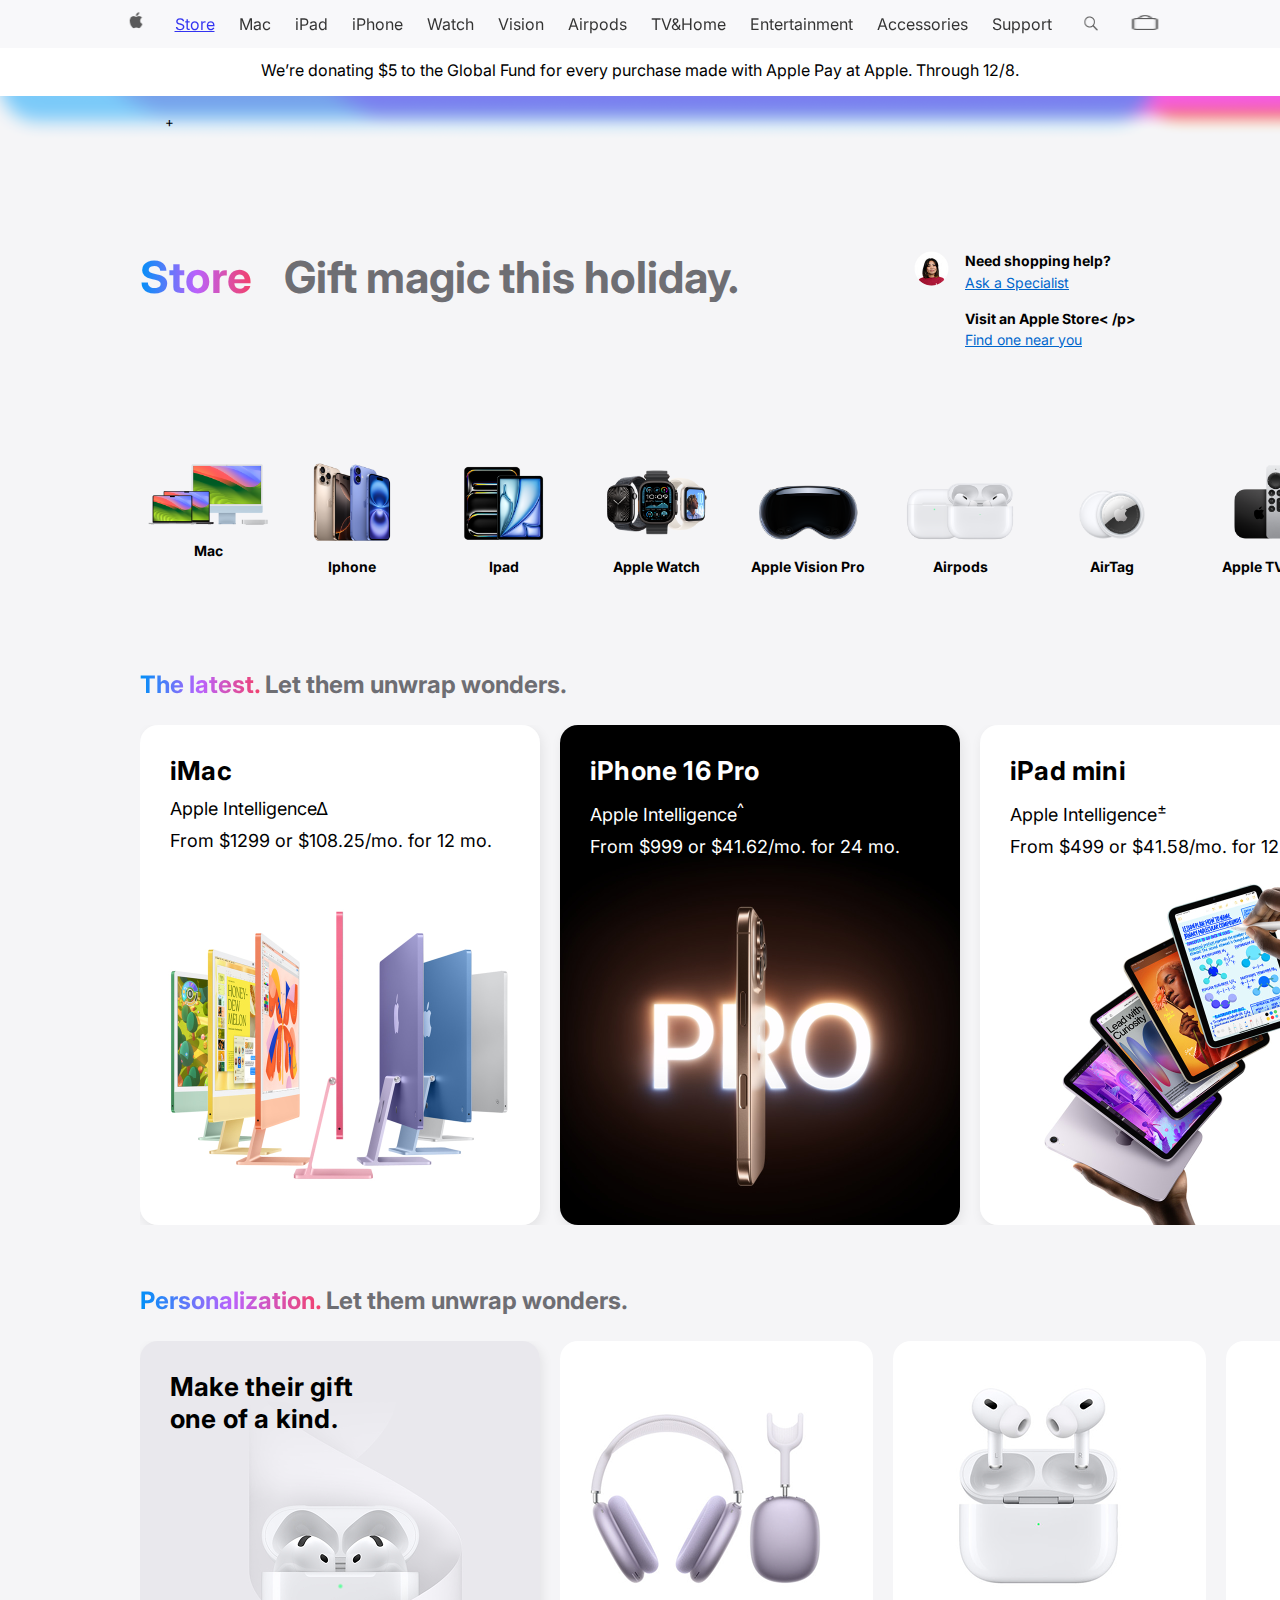
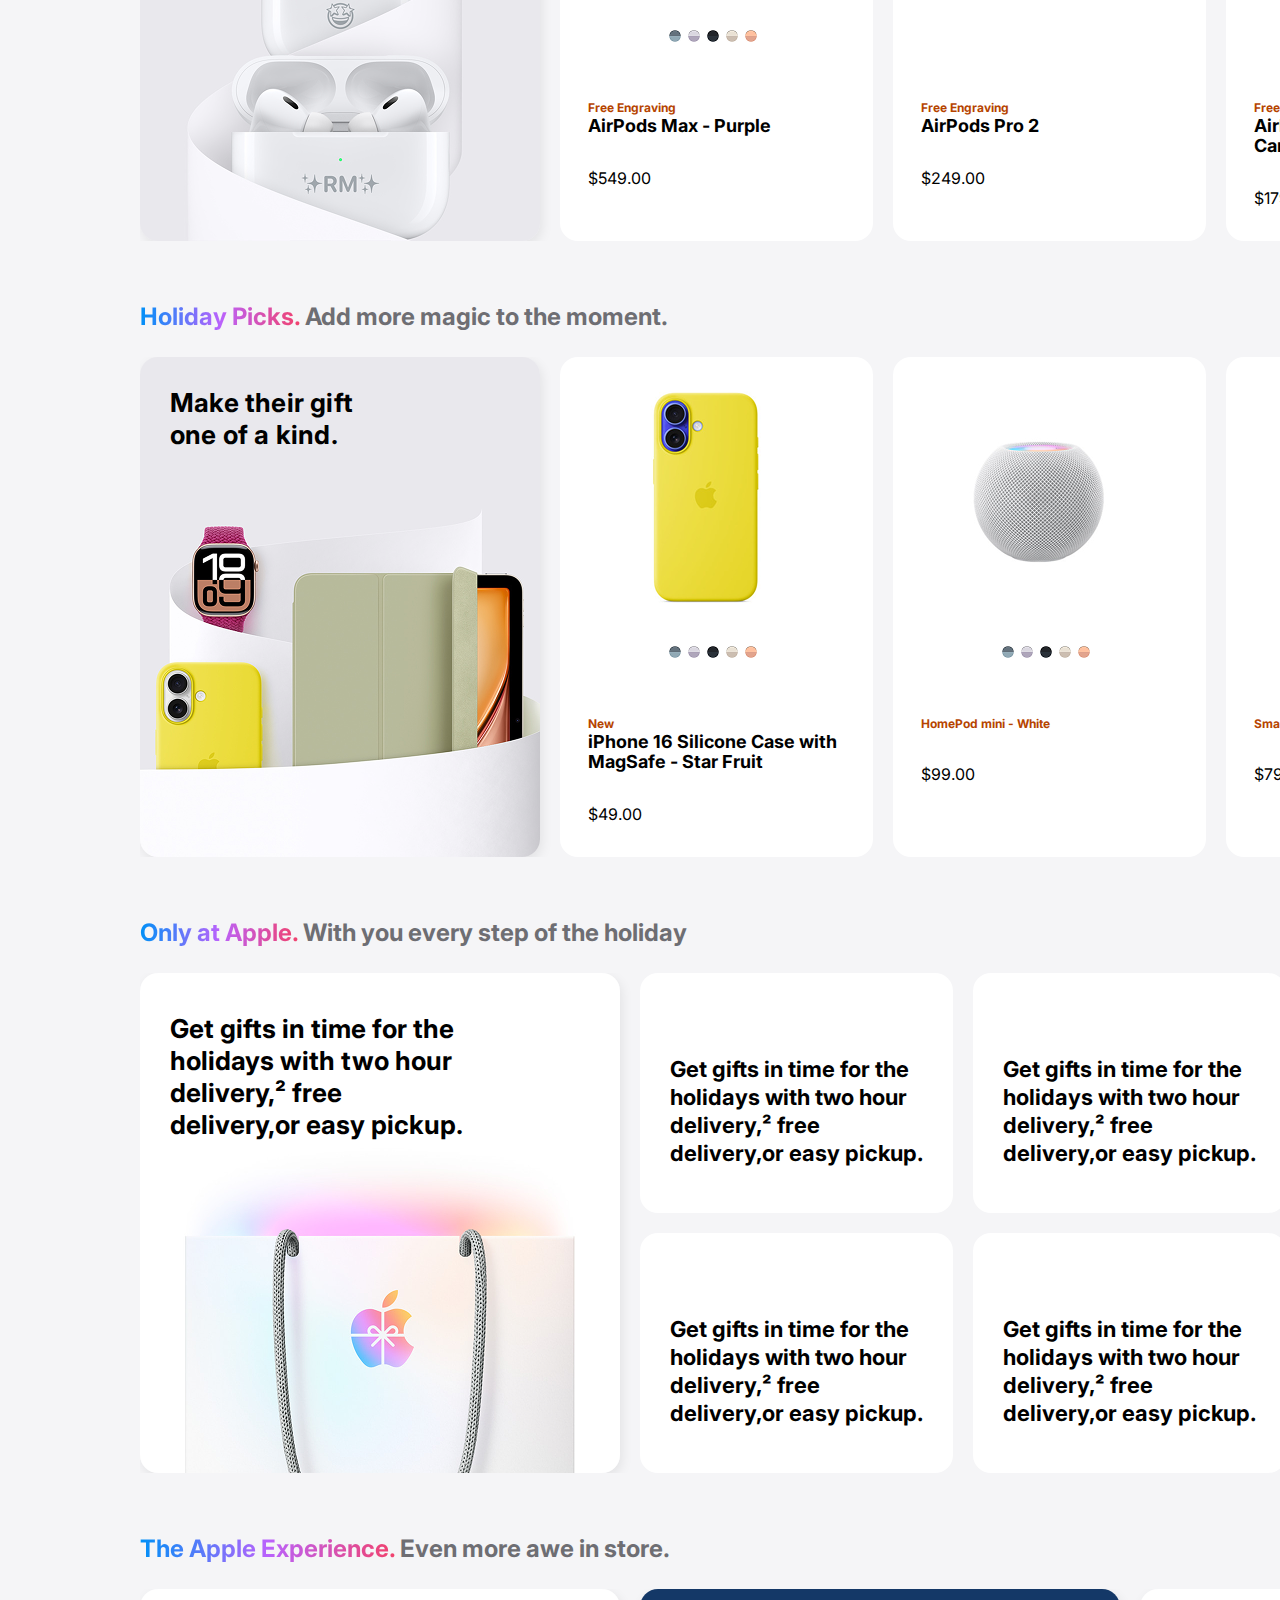
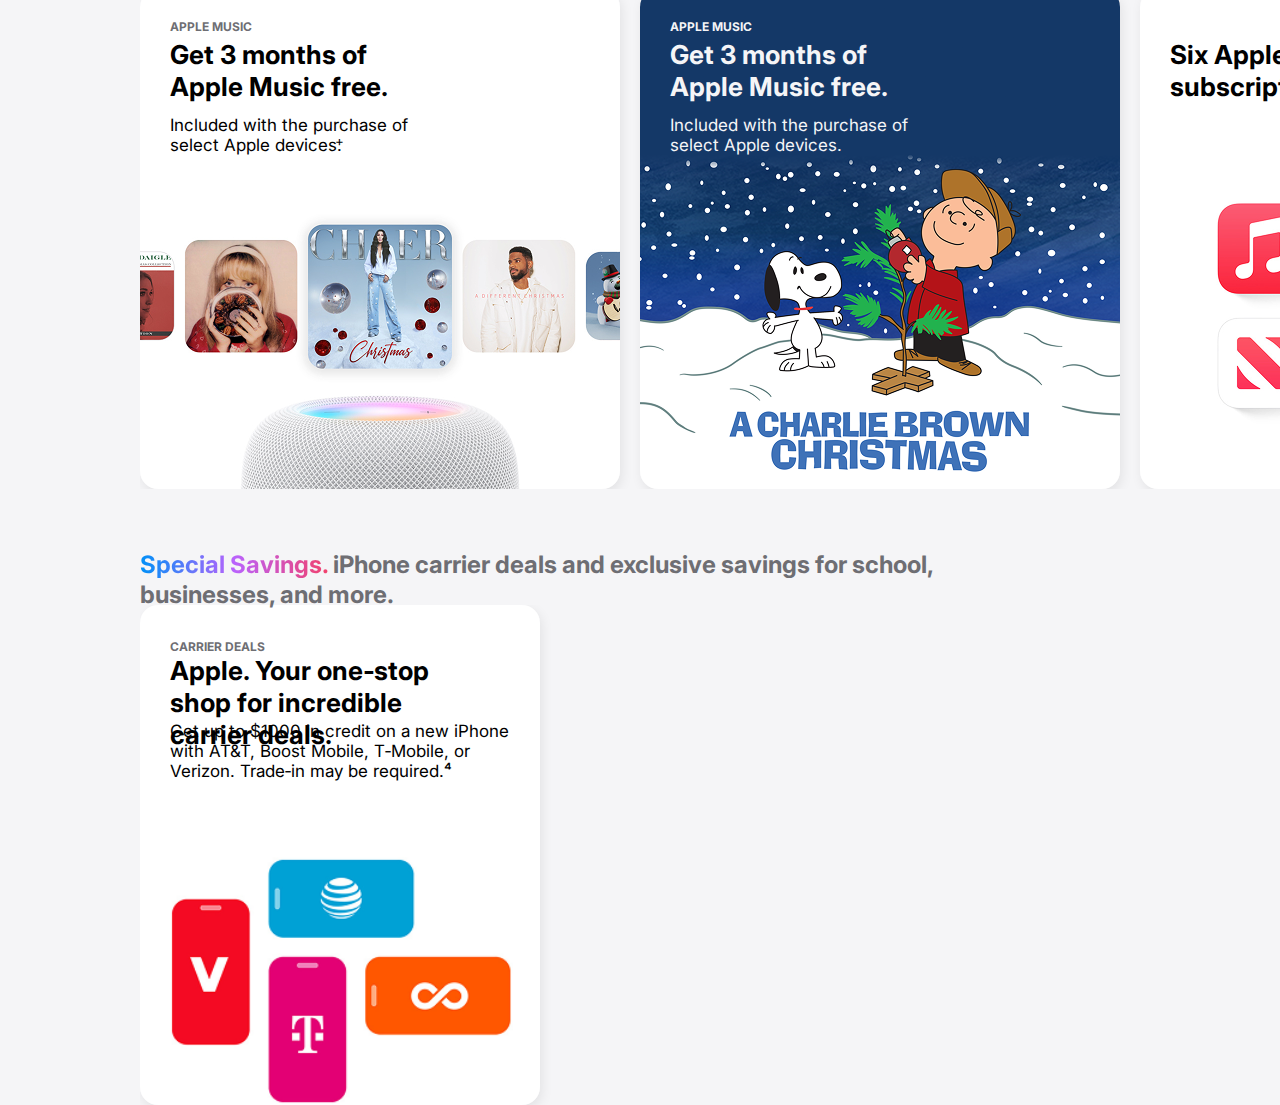
<file: store.html>
<!DOCTYPE html>
<html lang="en">
  <head>
    <meta charset="UTF-8" />
    <meta name="viewport" content="width=device-width, initial-scale=1.0" />
    <title>Document</title>
    <link rel="stylesheet" href="./store.css" />
    <link rel="preconnect" href="https://fonts.googleapis.com" />
    <link rel="preconnect" href="https://fonts.gstatic.com" crossorigin />
    <link
      href="https://fonts.googleapis.com/css2?family=Bebas+Neue&family=Hanuman:wght@100..900&family=Inter:ital,opsz,wght@0,14..32,100..900;1,14..32,100..900&family=Montserrat:ital,wght@0,100..900;1,100..900&display=swap"
      rel="stylesheet"
    />
  </head>
  <body>
    <div class="apple-store">
      <div class="store-headers">
        <div class="store-header">
          <div class="store-menu justify-center align-center">
            <a href="./index.html">
              <img
                src="./Item → Link - Apple.png"
                alt="apple logo"
                class="logo"
            /></a>
            <a href="./store.html">Store</a>
            <p>Mac</p>
            <p>iPad</p>
            <p>iPhone</p>
            <p>Watch</p>
            <p>Vision</p>
            <p>Airpods</p>
            <p>TV&Home</p>
            <p>Entertainment</p>
            <p>Accessories</p>
            <p>Support</p>
            <img
              src="./Item → Button - Search apple.com.png"
              alt="search-button"
              class="logo"
            />
            <img src="./SVG (1).png" alt="shop-bag" class="logo" />
          </div>
          <div class="section">
            We’re donating $5 to the Global Fund for every purchase made with
            Apple Pay at Apple. Through 12/8.
          </div>
        </div>
        <div class="gradient-background"></div>
        <div class="store-section">
          <div class="store-section-header">
            <p class="text-gradient">Store</p>
            <p>Gift magic this holiday.</p>
          </div>
          <div class="store-section-shoppinghelp">
            <img
              src="./store-chat-holiday-specialist-icon-202411_AV3.png"
              alt="chat icon"
            />
            <div class="chat">
              <div class="need-shoppinhelp">
                <p>Need shopping help?</p>
                <a href="#">Ask a Specialist</a>
              </div>
              <div class="visit-an-apple-store">
                <p>
                  Visit an Apple Store< /p>
                  <a href="#">Find one near you</a>
                </p>
              </div>
            </div>
          </div>
        </div>
        <div class="ProductList">
          <div class="list align-center">
            <img src="./store-products/2.png" alt="" />
            <a href="#">Mac</a>
          </div>
          <div class="list">
            <div class="list align-center">
              <img src="./store-products/3.png" alt="" />
              <a href="#">Iphone</a>
            </div>
          </div>
          <div class="list">
            <div class="list align-center">
              <img src="./store-products/4.png" alt="" />
              <a href="#">Ipad</a>
            </div>
          </div>
          <div class="list">
            <div class="list align-center">
              <img src="./store-products/5.png" alt="" />
              <a href="#">Apple Watch</a>
            </div>
          </div>
          <div class="list">
            <div class="list align-center">
              <img src="./store-products/6.png" alt="" />
              <a href="#">Apple Vision Pro</a>
            </div>
          </div>
          <div class="list">
            <div class="list align-center">
              <img src="./store-products/7.png" alt="" />
              <a href="#">Airpods</a>
            </div>
          </div>
          <div class="list">
            <div class="list align-center">
              <img src="./store-products/8.png" alt="" />
              <a href="#">AirTag</a>
            </div>
          </div>
          <div class="list">
            <div class="list align-center">
              <img src="./store-products/9.png" alt="" />
              <a href="#">Apple TV 4K</a>
            </div>
          </div>
          <div class="list">
            <div class="list align-center">
              <img src="./store-products/10.png" alt="" />
              <a href="#">Homepod</a>
            </div>
          </div>
          <div class="list">
            <div class="list align-center">
              <img src="./store-products/11.png" alt="" />
              <a href="#">Accessories</a>
            </div>
          </div>
          <div class="list">
            <div class="list align-center">
              <img src="./store-products//1.jpg" alt="" />
              <a href="#">Apple Gift Card</a>
            </div>
          </div>
        </div>
      </div>
      <div class="frame">
        <div class="Latest">
          <div class="latest-section">
            <div class="latest-section-title">
              <p class="text-gradient small">The latest.</p>
              <p>Let them unwrap wonders.</p>
            </div>
            <div class="ItemDetails">
              <div class="ListItems">
                <div id="item1" class="ListItem">
                  <div class="ListItem-text">
                    <div class="heading3">
                      <p>iMac</p>
                    </div>
                    <div class="price">
                      <p>Apple Intelligence<span>∆</span></p>
                      <p>From $1299 or $108.25/mo. for 12 mo.</p>
                    </div>
                  </div>
                </div>
                <div id="item2" class="ListItem">
                  <div class="ListItem-text">
                    <div id="heading3-white" class="heading3">
                      <p>iPhone 16 Pro</p>
                    </div>
                    <div id="price-text-white" class="price">
                      <p>Apple Intelligence<sup>^</sup></p>
                      <p>From $999 or $41.62/mo. for 24 mo.</p>
                    </div>
                  </div>
                </div>
                <div id="item3" class="ListItem">
                  <div class="ListItem-text">
                    <div class="heading3">
                      <p>iPad mini</p>
                    </div>
                    <div class="price">
                      <p>Apple Intelligence<sup>±</sup></p>
                      <p>From $499 or $41.58/mo. for 12 mo.</p>
                    </div>
                  </div>
                </div>
                <div id="item4" class="ListItem">
                  <div class="ListItem-text">
                    <div class="heading3">
                      <p>Apple Watch Series 10</p>
                    </div>
                    <div class="price">
                      <p>Thinstant classic.</p>
                      <p>From $399 or $33.25/mo. for 12 mo.</p>
                    </div>
                  </div>
                </div>
                <div id="item5" class="ListItem">
                  <div class="ListItem-text">
                    <div class="heading3">
                      <p>AirPods 4</p>
                    </div>
                    <div class="price">
                      <p>Iconic. Now supersonic.</p>
                      <p>
                        Starting at $129 with Active Noise Cancellation $179
                      </p>
                    </div>
                  </div>
                </div>
                <div id="item6" class="ListItem">
                  <div class="ListItem-text">
                    <div id="heading3-white" class="heading3">
                      <p>iPhone 16 Pro</p>
                    </div>
                    <div id="price-text-white" class="price">
                      <p>Apple Intelligence<sup>∆</sup></p>
                      <p>From $799 or $33.29/mo. for 24 mo.</p>
                    </div>
                  </div>
                </div>
                <div id="item7" class="ListItem">
                  <div class="ListItem-text">
                    <div id="heading3-white" class="heading3">
                      <p>Apple Watch Ultra 2</p>
                    </div>
                    <div id="price-text-white" class="price">
                      <p>New finish. Never quit.</p>
                      <p>From $799 or $66.58/mo. for 12 mo.</p>
                    </div>
                  </div>
                </div>
                <div id="item8" class="ListItem">
                  <div class="ListItem-text">
                    <div class="heading3">
                      <p>Apple Vision Pro</p>
                    </div>
                    <div class="price">
                      <p>Welcome to the era of spatial computing.</p>
                      <p>From $3499</p>
                    </div>
                  </div>
                </div>
                <div id="item9" class="ListItem">
                  <div class="ListItem-text">
                    <div class="heading3">
                      <p>MacBook Air</p>
                    </div>
                    <div class="price">
                      <p>Designed to go places.</p>
                      <p>From $999 or $83.25/mo. for 12 mo.</p>
                    </div>
                  </div>
                </div>
                <div id="item10" class="ListItem">
                  <div class="ListItem-text">
                    <div id="heading3-white" class="heading3">
                      <p>iPad Pro</p>
                    </div>
                    <div id="price-text-white" class="price">
                      <p>Apple Intelligence<sup>±</sup></p>
                      <p>From $999 or $83.25/mo. for 12 mo.</p>
                    </div>
                  </div>
                </div>
                <div id="item11" class="ListItem">
                  <div class="ListItem-text">
                    <div class="heading3">
                      <p>iPad Air</p>
                    </div>
                    <div class="price">
                      <p>Apple Intelligence<sup>±</sup></p>
                      <p>From $599 or $49.91/mo. for 12 mo.</p>
                    </div>
                  </div>
                </div>
              </div>
            </div>
          </div>
        </div>
        <div class="Personalization">
          <div class="Personalization-section">
            <div class="Personalization-section-title">
              <p class="text-gradient small">Personalization.</p>
              <p>Let them unwrap wonders.</p>
            </div>
            <div class="ItemDetails">
              <div class="ListItems">
                <div id="personalization-item1" class="ListItem">
                  <div class="ListItem-text">
                    <div class="heading3 wrap">
                      <p>Make their gift one of a kind.</p>
                    </div>
                  </div>
                </div>

                <div
                  id="personalization-item2"
                  class="Personalization-ListItem"
                >
                  <img
                    src="./personalization/airpods-max-select-202409-purple.png"
                    alt=""
                  />
                  <div class="list-airpods">
                    <img
                      src="./personalization/List - AirPods Max - PurpleAvailable colors.png"
                      alt="List - AirPods Max - PurpleAvailable colors.png"
                    />
                  </div>
                  <div class="-Personalization-ListItem-text">
                    <div class="Description">
                      <div>
                        <p>Free Engraving</p>
                        <p>AirPods Max - Purple</p>
                      </div>
                      <p>$549.00</p>
                    </div>
                  </div>
                </div>
                <div
                  id="personalization-item3"
                  class="Personalization-ListItem"
                >
                  <img
                    src="./personalization/airpods-pro-2-hero-select-202409.png"
                    alt=""
                  />
                  <div class="list-airpods"></div>
                  <div class="-Personalization-ListItem-text">
                    <div class="Description">
                      <div>
                        <p>Free Engraving</p>
                        <p>AirPods Pro 2</p>
                      </div>
                      <p>$249.00</p>
                    </div>
                  </div>
                </div>
                <div
                  id="personalization-item4"
                  class="Personalization-ListItem"
                >
                  <img
                    src="./personalization/airpods-4-anc-select-202409.png"
                    alt=""
                  />
                  <div class="list-airpods"></div>
                  <div class="-Personalization-ListItem-text">
                    <div class="Description">
                      <div>
                        <p>Free Engraving</p>
                        <p>AirPods 4 with Active Noise Cancellation</p>
                      </div>
                      <p>$179.00</p>
                    </div>
                  </div>
                </div>
                <div
                  id="personalization-item5"
                  class="Personalization-ListItem"
                >
                  <img src="./personalization/MX2D3.png" alt="" />
                  <div class="list-airpods"></div>
                  <div class="-Personalization-ListItem-text">
                    <div class="Description">
                      <div>
                        <p>New</p>
                        <p>Apple Pencil Pro</p>
                      </div>
                      <p>$49.00</p>
                    </div>
                  </div>
                </div>
                <div
                  id="personalization-item2"
                  class="Personalization-ListItem"
                >
                  <img
                    src="./personalization/airpods-max-select-202409-purple.png"
                    alt=""
                  />
                  <div class="list-airpods">
                    <img
                      src="./personalization/List - AirPods Max - PurpleAvailable colors.png"
                      alt="List - AirPods Max - PurpleAvailable colors.png"
                    />
                  </div>
                  <div class="-Personalization-ListItem-text">
                    <div class="Description">
                      <div>
                        <p>Free Engraving</p>
                        <p>AirPods Max - Purple</p>
                      </div>
                      <p>$549.00</p>
                    </div>
                  </div>
                </div>
                <div
                  id="personalization-item3"
                  class="Personalization-ListItem"
                >
                  <img
                    src="./personalization/airpods-pro-2-hero-select-202409.png"
                    alt=""
                  />
                  <div class="list-airpods"></div>
                  <div class="-Personalization-ListItem-text">
                    <div class="Description">
                      <div>
                        <p>Free Engraving</p>
                        <p>AirPods Pro 2</p>
                      </div>
                      <p>$249.00</p>
                    </div>
                  </div>
                </div>
                <div
                  id="personalization-item4"
                  class="Personalization-ListItem"
                >
                  <img
                    src="./personalization/airpods-4-anc-select-202409.png"
                    alt=""
                  />
                  <div class="list-airpods"></div>
                  <div class="-Personalization-ListItem-text">
                    <div class="Description">
                      <div>
                        <p>Free Engraving</p>
                        <p>AirPods 4 with Active Noise Cancellation</p>
                      </div>
                      <p>$179.00</p>
                    </div>
                  </div>
                </div>
                <div
                  id="personalization-item5"
                  class="Personalization-ListItem"
                >
                  <img src="./personalization/MX2D3.png" alt="" />
                  <div class="list-airpods"></div>
                  <div class="-Personalization-ListItem-text">
                    <div class="Description">
                      <div>
                        <p>New</p>
                        <p>Apple Pencil Pro</p>
                      </div>
                      <p>$49.00</p>
                    </div>
                  </div>
                </div>
              </div>
            </div>
          </div>
        </div>
        <div class="Personalization">
          <div class="Personalization-section">
            <div class="Personalization-section-title">
              <p class="text-gradient small">Holiday Picks.</p>
              <p>Add more magic to the moment.</p>
            </div>
            <div class="ItemDetails">
              <div class="ListItems">
                <div id="Holiday-item1" class="ListItem">
                  <div class="ListItem-text">
                    <div class="heading3 wrap">
                      <p>Make their gift one of a kind.</p>
                    </div>
                  </div>
                </div>

                <div id="Holiday-item2" class="Personalization-ListItem">
                  <img src="./holiday/MYY73.png" alt="" />
                  <div class="list-airpods">
                    <img
                      src="./personalization/List - AirPods Max - PurpleAvailable colors.png"
                      alt="List - AirPods Max - PurpleAvailable colors.png"
                    />
                  </div>
                  <div class="-Personalization-ListItem-text">
                    <div class="Description">
                      <div>
                        <p>New</p>
                        <p>iPhone 16 Silicone Case with MagSafe - Star Fruit</p>
                      </div>
                      <p>$49.00</p>
                    </div>
                  </div>
                </div>
                <div id="Holiday-item3" class="Personalization-ListItem">
                  <img
                    src="./holiday/homepod-mini-select-white-202110.png"
                    alt=""
                  />
                  <div class="list-airpods">
                    <img
                      src="./personalization/List - AirPods Max - PurpleAvailable colors.png"
                      alt="List - AirPods Max - PurpleAvailable colors.png"
                    />
                  </div>
                  <div class="-Personalization-ListItem-text">
                    <div class="Description">
                      <div>
                        <!-- <p>Free Engraving</p> -->
                        <p>HomePod mini - White</p>
                      </div>
                      <p>$99.00</p>
                    </div>
                  </div>
                </div>
                <div id="Holiday-item4" class="Personalization-ListItem">
                  <img src="./holiday/MWK73.png" alt="" />
                  <div class="list-airpods">
                    <img
                      src="./personalization/List - AirPods Max - PurpleAvailable colors.png"
                      alt="List - AirPods Max - PurpleAvailable colors.png"
                    />
                  </div>
                  <div class="-Personalization-ListItem-text">
                    <div class="Description">
                      <div>
                        <!-- <p>Free Engraving</p> -->
                        <p>Smart Folio for iPad Air 11 - inch (M2) - Sage</p>
                      </div>
                      <p>$79.00</p>
                    </div>
                  </div>
                </div>
                <div id="Holiday-item5" class="Personalization-ListItem">
                  <img src="./holiday/MUW43.png" alt="" />
                  <div class="list-airpods">
                    <img
                      src="./personalization/List - AirPods Max - PurpleAvailable colors.png"
                      alt="List - AirPods Max - PurpleAvailable colors.png"
                    />
                  </div>
                  <div class="-Personalization-ListItem-text">
                    <div class="Description">
                      <div>
                        <p>New</p>
                        <p>
                          Beats Solo 4 - On-Ear Wireless Headphones - Slate Blue
                        </p>
                      </div>
                      <p>$79.00</p>
                    </div>
                  </div>
                </div>
                <div id="Holiday-item2" class="Personalization-ListItem">
                  <img src="./holiday/MYY73.png" alt="" />
                  <div class="list-airpods">
                    <img
                      src="./personalization/List - AirPods Max - PurpleAvailable colors.png"
                      alt="List - AirPods Max - PurpleAvailable colors.png"
                    />
                  </div>
                  <div class="-Personalization-ListItem-text">
                    <div class="Description">
                      <div>
                        <p>New</p>
                        <p>iPhone 16 Silicone Case with MagSafe - Star Fruit</p>
                      </div>
                      <p>$49.00</p>
                    </div>
                  </div>
                </div>
                <div id="Holiday-item3" class="Personalization-ListItem">
                  <img
                    src="./holiday/homepod-mini-select-white-202110.png"
                    alt=""
                  />
                  <div class="list-airpods">
                    <img
                      src="./personalization/List - AirPods Max - PurpleAvailable colors.png"
                      alt="List - AirPods Max - PurpleAvailable colors.png"
                    />
                  </div>
                  <div class="-Personalization-ListItem-text">
                    <div class="Description">
                      <div>
                        <!-- <p>Free Engraving</p> -->
                        <p>HomePod mini - White</p>
                      </div>
                      <p>$99.00</p>
                    </div>
                  </div>
                </div>
                <div id="Holiday-item4" class="Personalization-ListItem">
                  <img src="./holiday/MWK73.png" alt="" />
                  <div class="list-airpods">
                    <img
                      src="./personalization/List - AirPods Max - PurpleAvailable colors.png"
                      alt="List - AirPods Max - PurpleAvailable colors.png"
                    />
                  </div>
                  <div class="-Personalization-ListItem-text">
                    <div class="Description">
                      <div>
                        <!-- <p>Free Engraving</p> -->
                        <p>Smart Folio for iPad Air 11 - inch (M2) - Sage</p>
                      </div>
                      <p>$79.00</p>
                    </div>
                  </div>
                </div>
                <div id="Holiday-item5" class="Personalization-ListItem">
                  <img src="./holiday/MUW43.png" alt="" />
                  <div class="list-airpods">
                    <img
                      src="./personalization/List - AirPods Max - PurpleAvailable colors.png"
                      alt="List - AirPods Max - PurpleAvailable colors.png"
                    />
                  </div>
                  <div class="-Personalization-ListItem-text">
                    <div class="Description">
                      <div>
                        <p>New</p>
                        <p>
                          Beats Solo 4 - On-Ear Wireless Headphones - Slate Blue
                        </p>
                      </div>
                      <p>$79.00</p>
                    </div>
                  </div>
                </div>
              </div>
            </div>
          </div>
        </div>
        <div class="Personalization">
          <div class="Personalization-section">
            <div class="Personalization-section-title">
              <p class="text-gradient small">Only at Apple.</p>
              <p>With you every step of the holiday</p>
            </div>
            <div class="ItemDetails">
              <div class="ListItems">
                <div id="Only-at-Apple-item1" class="Only-at-Apple-item">
                  <div class="ListItem-text">
                    <div class="only-heading3">
                      <p>
                        Get gifts in time for the holidays with two hour
                        delivery,² free delivery,or easy pickup.
                      </p>
                    </div>
                  </div>
                </div>
                <div class="Only-at-Apple-item2">
                  <div class="Only-at-Apple-item2-ListItem-text">
                    <p>
                      Get gifts in time for the holidays with two hour
                      delivery,² free delivery,or easy pickup.
                    </p>
                  </div>

                  <div class="Only-at-Apple-item2-ListItem-text">
                    <p>
                      Get gifts in time for the holidays with two hour
                      delivery,² free delivery,or easy pickup.
                    </p>
                  </div>
                </div>
                <div class="Only-at-Apple-item2">
                  <div class="Only-at-Apple-item2-ListItem-text">
                    <p>
                      Get gifts in time for the holidays with two hour
                      delivery,² free delivery,or easy pickup.
                    </p>
                  </div>

                  <div class="Only-at-Apple-item2-ListItem-text">
                    <p>
                      Get gifts in time for the holidays with two hour
                      delivery,² free delivery,or easy pickup.
                    </p>
                  </div>
                </div>
                <div id="Only-at-Apple-item3" class="Only-at-Apple-item">
                  <div class="ListItem-text ">
                    <p>APPLE TRADE IN</p></div>
                    <div class="only-heading3-1">
                      <p>
                        Trade in your current device. Get credit toward a new
                        one.³
                      </p>
                    
                  </div>
                </div>
                <div id="Only-at-Apple-item4" class="Only-at-Apple-item" >
                  <div class="ListItem-text ">
                    <p>APPLE SPECIALIST</p></div>
                    <div class="only-heading3-1">
                      <p>
                        Find gifts with an Apple
Specialist in a store or online.
                      </p>
                    
                  </div>
                </div>
              </div>
            </div>
          </div>
        </div>
         <div class="Personalization">
          <div class="Personalization-section">
            <div class="Personalization-section-title">
              <p class="text-gradient small">The Apple Experience.</p>
              <p>Even more awe in store.</p>
            </div>
            <div class="ItemDetails">
              <div class="ListItems">
                <div id="The-Apple-Experience-item1" class="The-Apple-Experience-item">
                  <div class="ListItem-text">
                    <div class="The-Apple-Experience-item-heading3">
                      <span class="heading4">APPLE MUSIC</span>
                      <p class="heading6">
                       Get 3 months of Apple Music free.
                      </p>
                      <span class="heading5">Included with the purchase of
select Apple devices. </span><sup class="plus">+</sup>
                    </div>
                  </div>
                </div>
                <div id="The-Apple-Experience-item2" class="The-Apple-Experience-item">
                  <div class="ListItem-text">
                    <div class="The-Apple-Experience-item-heading3">
                      <span class="heading4 white1">APPLE MUSIC</span>
                      <p class="heading6 white1">
                       Get 3 months of Apple Music free.
                      </p>
                      <span class="heading5 white1">Included with the purchase of
select Apple devices.</span>
                    </div>
                  </div>
                </div>
                   <div id="The-Apple-Experience-item3" class="The-Apple-Experience-item">
                  <div class="ListItem-text">
                    <div class="The-Apple-Experience-item-heading3">
                      <p class="heading7">
                       Six Apple services.
One easy subscription.
                      </p>
                  </div>
                  </div>
                </div>
                <div id="The-Apple-Experience-item4" class="The-Apple-Experience-item">
                  <div class="ListItem-text">
                    <div class="The-Apple-Experience-item-heading3">
                      <span class="heading9">APPLE INTELLIGENCE</span>
                      <p class="heading8">
                    New features for writing, focus,communication, and more.
                      </p>
                    </div>
                  </div>
                </div>
              </div>
            </div>
          </div>
        </div>
        <div class="Personalization">
          <div class="Personalization-section">
            <div class="Personalization-section-title">
              <p class="text-gradient small ">Special Savings.</p>
              <p>iPhone carrier deals and exclusive savings for school,</p>
             <div>
              <br> <p id="paragraph">businesses, and more.</p></div>
            </div>
            
            <div class="ItemDetails">
              <div class="ListItems">
                <div id="Special-Savings-item1" class="Special-Savings-item">
                  <div class="ListItem-text">
                    <div class="Special-Savings-item-heading3">
                      <span class="heading4">CARRIER DEALS</span>
                      <p class="heading6">
                       Apple. Your one‑stop shop for incredible carrier deals.
                      </p>
                      <span class="heading5">Get up to $1000 in credit on a new iPhone with AT&T, Boost Mobile, T‑Mobile, or Verizon. Trade‑in may be required.⁴</span><sup class="plus">+</sup>
                    </div>
                  </div>
                </div>
                <!-- <div id="The-Apple-Experience-item2" class="The-Apple-Experience-item">
                  <div class="ListItem-text">
                    <div class="The-Apple-Experience-item-heading3">
                      <span class="heading4 white1">APPLE MUSIC</span>
                      <p class="heading6 white1">
                       Get 3 months of Apple Music free.
                      </p>
                      <span class="heading5 white1">Included with the purchase of
select Apple devices.</span>
                    </div>
                  </div>
                </div> -->
                   <!-- <div id="The-Apple-Experience-item3" class="The-Apple-Experience-item">
                  <div class="ListItem-text">
                    <div class="The-Apple-Experience-item-heading3">
                      <p class="heading7">
                       Six Apple services.
One easy subscription.
                      </p>
                  </div>
                  </div>
                </div> -->
                <!-- <div id="The-Apple-Experience-item4" class="The-Apple-Experience-item">
                  <div class="ListItem-text">
                    <div class="The-Apple-Experience-item-heading3">
                      <span class="heading9">APPLE INTELLIGENCE</span>
                      <p class="heading8">
                    New features for writing, focus,communication, and more.
                      </p>
                    </div>
                  </div>
                </div> -->
              </div>
            </div>
          </div>
        </div>
      </div>
    </div>
  </body>
</html>
</file>
<file: style.css>
* {
  box-sizing: border-box;
  margin: 0;
  font-family: "inter", sans-serif;
}
.apple {
  width: 100vw;
  position: relative;
}
.header {
  width: 100%;
  height: 44px;
  background-color: #f5f5f7cc;
  opacity: 80%;
  display: flex;
  gap: 24px;
  position: fixed;
  text-decoration: none;
  z-index: 1;
}
.justify-center {
  display: flex;
  justify-content: center;
}
.align-center {
  display: flex;
  align-items: center;
}
.logo {
  width: 30px;
  height: 44px;
}
.section {
  width: 100%;
  background-color: #ffffff;
  padding-top: 60px;
  padding-bottom: 16px;
  gap: 4px;
  text-align: center;
}
.frame14 {
  width: 100%;
  gap: 12px;
  display: flex;
  flex-direction: column;
}
.iphoneframes {
  width: 100vw;
  gap: 12px;
  display: flex;
  flex-direction: column;
}
.frame-12-1 {
  width: 100%;
  display: flex;
  flex-direction: column;
  gap: 12px;
  position: relative;
}

.frame12-3 {
  width: 100%;
  display: flex;
  flex-direction: column;
  gap: 12px;
}
.figure {
  width: 100%;
  height: 100%;
  object-fit: cover;
}
.frame12-3 {
  position: relative;
}
#text {
  color: black;
  bottom: 30px;
  top: auto;
}
#textcolor {
  color: black;
}
.menu-items,
.header-controllers {
  display: flex;
  gap: 24px;
}
.header-menu-icon {
  display: none;
}
.button {
  width: 114px;
  height: 45px;
  border-radius: 999px;
  padding: 12px 20px 12px 20px;
  background-color: #0071e3;
  font-size: 16px;
  font-weight: 400;
  line-height: 20px;
  color: #ffffff;
  letter-spacing: -0.37px;
}
.iphone16pro {
  width: 100vw;
  position: absolute;
  top: 151px;
  gap: 20px;
  color: #f5f5f7;
  display: flex;
  flex-direction: column;
}
.phone-iphone16pro {
  display: none;
}
.iphone-title {
  font-size: 52px;
  font-weight: 600;
  line-height: 60px;
  letter-spacing: -0.28px;
}

.iphone-subtitle {
  font-size: 24px;
  font-weight: 400;
  line-height: 32px;
  letter-spacing: 0px;
  display: flex;
  flex-direction: column;
  gap: 20px;
}

.button-learnmore-buy {
  display: flex;

  font-size: 16px;
  font-weight: 400;
  line-height: 20px;
  letter-spacing: -0.37px;
  gap: 16px;
}
.button-learnmore {
  padding: 12px 20px 12px 20px;
  background-color: #0071e3;
  border-radius: 999px;
  color: #ffffff;
}
.button-buy {
  padding: 12px 20px 12px 20px;
  border-radius: 999px;
  border: 1px #2997ff solid;
  color: #2997ff;
}

a {
  text-decoration: none;
  color: black;
}
.frame12-2 {
  width: 100%;
  /* display: flex;
  flex-direction: column;
  gap: 12px; */
  position: relative;
}
.iphone16 {
  width: 100vw;
  position: absolute;
  top: 55px;
  gap: 20px;
  color: #f5f5f7;
  display: flex;
  flex-direction: column;
}

.productcontainer {
  display: grid;
  grid-template-columns: repeat(2, 1fr);
  gap: 12px;
  border: 2px blue solid;

  /* padding: 12px; */
}
.grid-phone .productcontainer {
  display: grid;
  grid-template-columns: repeat(1, 1fr);
  gap: 12px;
  border: 2px blue solid;

  /* padding: 12px; */
}
.product {
  width: 100%;
  height: 580px;
  position: relative;
  display: flex;
}
.phone-product {
  width: 100%;
  height: 500px;
  position: relative;
  display: flex;
}
/* .tablet-product {
  width: 100%;
  height: 500px;
  position: relative;
  display: flex;
} */
#grid-tablet .product {
  width: 100%;
  height: 490px;
  position: relative;
  display: flex;
}
.product img {
  width: 100%;
  height: 100%;
  object-fit: cover;
}
#phone-product img {
  width: 100%;
  height: 100%;
  object-fit: cover;
}
.head {
  width: 100%;
  position: absolute;
  display: flex;
  flex-direction: column;
  gap: 12px;
  top: 58px;
}
.product-title {
  font-size: 36px;
  font-weight: 600;
  line-height: 44px;
  letter-spacing: 0px;
}
.product-subtitle {
  font-size: 18px;
  font-weight: 400;
  line-height: 25px;
  letter-spacing: 0px;
  text-align: center;
  width: 322px;
}

.linear-gradient-HelloAppleIntelligence {
  width: 100%;
  color: #0090f7;
  background-image: linear-gradient(
    45deg,
    #0090f7,
    #ba62fc 60%,
    #f2416b 90%,
    #f55600 150%
  );
  background-clip: text;
  -webkit-background-clip: text;
  -webkit-text-fill-color: transparent;

  font-size: 14px;
  font-weight: 400;
  line-height: 18px;
  letter-spacing: 0%;
  position: absolute;
  top: 509px;
  text-align: center;
}
.phone-linear-gradient-HelloAppleIntelligence {
  width: 100%;
  color: #0090f7;
  background-image: linear-gradient(
    45deg,
    #0090f7,
    #ba62fc 60%,
    #f2416b 90%,
    #f55600 150%
  );
  background-clip: text;
  -webkit-background-clip: text;
  -webkit-text-fill-color: transparent;

  font-size: 14px;
  font-weight: 400;
  line-height: 18px;
  letter-spacing: 0%;
  position: absolute;
  top: 450px;
  text-align: center;
}
.product-bottom {
  color: #f5f5f7;
  width: 100%;

  top: 400px;
}
.product-bottom-tablet {
  color: #f5f5f7;
  width: 100%;
  gap: 16px;
  top: 287px;
}
.product .product-title {
  font-size: 30px;
  font-weight: 700;
  line-height: 36px;
  letter-spacing: 0px;
}
.product .product-subtitle {
  font-size: 18px;
  font-weight: 400;
  line-height: 20px;
  letter-spacing: 0px;
  text-align: center;
  width: 100%;
}
.product-title-grid3 {
  font-size: 32px;
  font-weight: 700;
  line-height: 100%;
  letter-spacing: 0px;
  display: flex;
  gap: 8px;
}
.product-tablet-title-grid3 {
  font-size: 28px;
  font-weight: 700;
  line-height: 100%;
  letter-spacing: 0px;
  display: flex;
  gap: 8px;
}
.product-title-grid3 img {
  width: 26px;
  height: 32px;
}
.grid3-series10 {
  font-size: 15px;
  font-weight: 700;
  line-height: 100%;
  letter-spacing: 4px;
}
.tablet-grid3-series10 {
  font-size: 13px;
  font-weight: 700;
  line-height: 100%;
  letter-spacing: 2px;
}
.button-Get-your-estimate {
  padding: 12px 20px 12px 20px;
  background-color: #0071e3;
  border-radius: 999px;
  color: #ffffff;
}
.button-applynow {
  padding: 12px 20px 12px 20px;
  border-radius: 999px;
  border: 1px #2997ff solid;
  color: #2997ff;
}

.scroll-container {
  width: 100%;
  display: flex;
  column-gap: 16px;
  overflow: scroll;
  /* align-items: center; */
  scrollbar-width: none;
  scroll-behavior: smooth;
  scroll-snap-type: x mandatory;
  
}

.carousel-slide {
  height: 668px;
  width: 1250px;
  color: white;
  flex-shrink: 0;
  font-size: 20px;
  position: relative;
  scroll-snap-align: center;
  /* background-image: var(--background-image); */
  background-size: cover;
  background-repeat: no-repeat;
}
.tablet-carousel-slide {
  height: 368px;
  width: 768px;
  color: white;
  flex-shrink: 0;
  font-size: 20px;
  position: relative;
  scroll-snap-align: center;
  /* background-image: var(--background-image); */
  background-size: cover;
  background-repeat: no-repeat;
}

.phone-carousel-slide {
  height: 495px;
  width: 274px;
  color: white;
  flex-shrink: 0;
  font-size: 17px;
  position: relative;
  scroll-snap-align: center;
  /* background-image: var(--background-image); */
  background-size: cover;
 background-position: center;
  background-repeat: no-repeat;
  
 
}
.carousel-info {
  left: 47px;
  bottom: 38px;
  position: absolute;
}
.carousel-info-button {
  border: none;
  cursor: pointer;
  font-size: 14px;
  padding: 11px 21px;
  margin-right: 14px;
  border-radius: 999px;
  background-color: #f5f5f7;
}
.bullets {
  display: flex;
  width: 100%;
}
.tablet-bullets {
  display: none;
}

.bullet {
  width: 8px;
  height: 8px;
  border-radius: 4px;
  background-color: #0000006b;
  opacity: 42%;
  margin-right: 10px;
}
.bullet:hover {
  background-color: #0000006b;
  opacity: 100%;
}

.slider {
  width: fit-content;
  height: 236px;
  display: flex;
  column-gap: 16px;
  row-gap: 10px;
}
.web-slider{
  width: 100%;
 height: fit-content;
  position: relative;
}
.button-play{
  width: fit-content;
  height:fit-content;
  position: absolute;
  top: 252px;
  right: 20px;
  padding-bottom: 10px;
}
.tablet-button-play{
  width: fit-content;
  height:fit-content;
  position: absolute;
  top: 210px;
  right: 20px;
  padding-bottom: 10px;
  display: none;
}
.button img{
  width: 24px;
  height: 24px;
  right: 20px;
}
.tablet-slider {
  display: none;
}
.tablet-slider{
  width: 100%;
 height: fit-content;
  position: relative;
  
  
}
.slide {
  width: 417px;
  height: 236px;
  flex-shrink: 0;
  position: relative;
  background-size: cover;
}
.tablet-slide {
  width: 286px;
  height: 161px;
  flex-shrink: 0;
  position: relative;
  background-size: cover;
}
.phone-slide {
  width: 286px;
  height: 161px;
  flex-shrink: 0;
  position: relative;
  background-size: cover;
}
.white {
  color: white;
  font-size: 14px;
  font-weight: 600;
  line-height: 18px;
  letter-spacing: -0.22px;
  position: absolute;
  bottom: 20px;
  left: 20px;
  color: white;
}
.white1 {
  color: white;
  font-size: 14px;
  font-weight: 600;
  line-height: 18px;
  letter-spacing: -0.22px;
  position: absolute;
  bottom: 109px;
  left: 226px;
  color: white;
}
.tablet-white1 {
  color: white;
  font-size: 14px;
  font-weight: 600;
  line-height: 18px;
  letter-spacing: -0.22px;
  position: absolute;
  bottom: 70px;
  left: 160px;
  color: white;
}
.black {
  font-size: 14px;
  font-weight: 600;
  line-height: 18px;
  letter-spacing: -0.22px;
  position: absolute;
  top: 109px;
  left: 226px;
  color: black;
}
.slides {
  position: relative;
}
.tablet-black {
  font-size: 14px;
  font-weight: 600;
  line-height: 18px;
  letter-spacing: -0.22px;
  position: absolute;
  bottom: 50px;
  color: black;
}
.crop {
  width: 196px;
  height: 196px;
  border-radius: 8px;
  position: absolute;
  top: 20px;
  left: 15px;
  overflow: hidden;
}
.vector {
  width: 77px;
  height: 14px;
  position: absolute;
  right: 0px;
  bottom: 10px;
}
.slider img {
  width: 200%;
  height: 200%;
}
.tablet-slider img {
  width: 60%;
  height: 60%;
}
.slider-button {
  opacity: 0;
  border: none;
  top: 110px;
  left: 150px;
  padding: 7px 15px;
  border-radius: 999px;
  background-color: white;
  position: absolute;
}
#slider-button {
  opacity: 0;
  border: none;
  top: 75px;
  left: 85px;
  padding: 7px 15px;
  border-radius: 999px;
  background-color: white;
  position: absolute;
}
.slides:hover #slider-button {
  opacity: 100;
}
.slides:hover.slides {
  filter: grayscale(1);
}
.slider:has(.slides:hover) {
  animation-play-state: paused;
}
.slide:hover .slider-button {
  opacity: 100;
}
.slide:hover.slide {
  filter: grayscale(1);
}
.slider:has(.slide:hover) {
  animation-play-state: paused;
}

.slider {
  animation-name: run;
  animation-duration: 20s;
  animation-timing-function: linear;
  animation-iteration-count: infinite;
}
#tablet-image {
  display: none;
}
.grid-tablet {
  display: none;
}

.tablet-scroll-container {
  display: none;
}
#phone-image {
  display: none;
}
 
  .phone-linear-gradient-HelloAppleIntelligence {
    display: none;
  }
  .grid-phone {
    display: none;
  }
  .phone-scroll-container {
    display: none;
  }
  
  .phone-bullets {
  display: none;
}
#phone-title {
  font-weight: 700;
  font-size: 30px;
  line-height: 36px;
  letter-spacing: 0px;
  text-align: center;
  vertical-align: middle;
}
@keyframes run {
  from {
    transform: translateX(0px);
  }

  to {
    transform: translateX(-50%);
  }
}
.frame12-3 .product {
  display: none;
}
@media (max-width: 959px) {
  .header-menu-icon {
    display: block;
    justify-content: space-between;
  }
  .menu-items {
    display: none;
  }
  .header {
    border: 2px red solid;
    justify-content: space-between;
  }
  .iphoneframes img:nth-child(1) {
    display: none;
  }
  #tablet-image {
    width: 100%;
    display: block;
  }
  .iphone16 {
    gap: 16px;
  }
  .iphone-title {
    font-size: 42px;
    font-weight: 600;
    line-height: 60px;
    letter-spacing: 0px;
  }
  .iphone-subtitle {
    font-size: 22px;
    font-weight: 400;
    line-height: 32px;
    letter-spacing: 0px;
    display: flex;
    flex-direction: column;
    /* gap: 16px; */
  }
  .frame12-3 .product {
    display: block;
  }
  #text {
    display: none;
  }
  #grid-web {
    display: none;
  }
  .grid-tablet {
    display: block;
  }
  #web-scroll-container {
    display: none;
  }
  .tablet-scroll-container {
    display: block;
  }
  #web-bullets {
    display: none;
  }
  .tablet-bullets {
    display: block;
  }
  .web-slider {
    display: none;
  }
  .tablet-slider {
    display: block;
  }
  .tablet-scroll-container {
    display: block;
  }
  #phone-image {
    display: none;
  }
  .phone-linear-gradient-HelloAppleIntelligence {
    display: none;
  }
  .grid-phone {
    display: none;
  }
  .phone-scroll-container {
    display: none;
  }
  
  .phone-bullets {
  display: none;
}
.button-play{
  display: none;
}
.tablet-button-play{
  display: block;
}
}

.phone-iphone16pro {
  width: 100vw;
  position: absolute;
  top: 350px;
  color: #f5f5f7;
  display: flex;
  flex-direction: column;
  gap: 16px;
}

.phone-title {
  font-weight: 700;
  font-size: 30px;
  line-height: 36px;
  letter-spacing: 0px;
  text-align: center;
  vertical-align: middle;
  display: none;
}

.phone-subtitle {
  font-weight: 400;
  font-size: 18px;
  line-height: 120%;
  letter-spacing: 0px;
  text-align: center;
  vertical-align: middle;
  gap: 20px;
  display: none;
}
.phone-button-learnmore-buy {
  display: flex;
  font-size: 14px;
  font-weight: 400;
  line-height: 20px;
  letter-spacing: -0.37px;
  gap: 10px;
  display: none;
}
.phone-button-learnmore {
  padding: 8px 16px 8px 16px;
  background-color: #0071e3;
  border-radius: 999px;
  color: #ffffff;
}
.phone-button-buy {
  padding: 8px 16px 8px 16px;
  border-radius: 999px;
  border: 1px #2997ff solid;
  color: #2997ff;
  text-align: center;
}

.phone-iphone16 {
  width: 100vw;
  position: absolute;
  top: 55px;
  gap: 20px;
  color: #f5f5f7;
  display: flex;
  flex-direction: column;
}
.phone {
  display: none;
}
.list {
  width: 390px;
  height: 533px;
}
@media (max-width: 479px) {
  .header-menu-icon {
    display: block;
    justify-content: space-between;
  }
  .menu-items {
    display: none;
  }
  .header {
    border: 2px green solid;
    justify-content: space-between;
  }
  #tablet-image {
    display: none;
  }
  #phone-image {
    width: 100%;
    height: 500px;
    object-fit: cover;
    display: block;
  }
  .iphone16pro {
    display: none;
  }

  .iphone16 {
    display: none;
  }
  .iphone-title {
    display: none;
  }
  .iphone-subtitle {
    display: none;
  }
  .tablet {
    display: none;
  }
  .phone {
    display: block;
  }
  .phone-title {
    display: block;
  }
  .phone-subtitle {
    display: block;
  }
  .phone-button-learnmore-buy {
    display: block;
  }
  .linear-gradient-HelloAppleIntelligence {
    display: none;
  }
  .phone-linear-gradient-HelloAppleIntelligence {
    display: block;
  }
  .phone .phone-title-image img {
    display: block;
  }
  .grid-tablet {
    display: none;
  }
  .grid-phone {
    display: block;
  }
  .tablet-scroll-container {
    display: none;
  }
  .tablet-bullets{
    display: none;
  }
  .phone-scroll-container {
    display: block;
  }
  .phone-bullets {
  display: block;
}
}
</file>
<file: store.css>
* {
  box-sizing: border-box;
  margin: 0;
  font-family: "inter", sans-serif;
}
.apple-store {
  width: 100vw;
  position: relative;
  background-color: #f5f5f7;
}
.store-headers {
  width: 100%;
  position: relative;

  /* border: 2px red solid; */
}
.store-header {
  width: 100%;

  /* border: 2px blue solid; */
}

.store-menu {
  width: 100%;

  background-color: #f5f5f7cc;
  opacity: 80%;
  display: flex;
  gap: 24px;
  position: fixed;
  text-decoration: none;
  z-index: 1;
}
.justify-center {
  display: flex;
  justify-content: center;
}
.align-center {
  display: flex;
  align-items: center;
}
.logo {
  width: 30px;
  height: 44px;
}

.section {
  width: 100%;
  background-color: #ffffff;
  padding-top: 60px;
  padding-bottom: 16px;
  gap: 4px;
  text-align: center;
}
.gradient-background {
  width: 100%;
  height: 75px;
  background-image: url(./Background.png);

  top: 95px;
}
.store-section {
  width: 100%;
  padding-right: 140px;
  padding-left: 140px;
  display: flex;
  justify-content: space-between;
  padding-bottom: 80px;
  padding-top: 80px;
}
.store-section-header {
  /* width: 100%; */
  display: flex;
  gap: 32px;
}
.text-gradient {
  color: #0090f7;
  background-image: linear-gradient(90deg, #0090f7, #ba62fc 50%, #f2416b 100%);
  background-clip: text;
  -webkit-background-clip: text;
  -webkit-text-fill-color: transparent;
  display: inline-block;
  font-family: Inter;
  font-weight: 700;
  font-size: 44px;
  line-height: 52.01px;
  letter-spacing: 0px;
  vertical-align: middle;
}
.store-section-header p:nth-child(2) {
  font-family: Inter, sans-serif;
  font-weight: 700;
  font-size: 44px;
  line-height: 52.01px;
  letter-spacing: 0px;
  vertical-align: middle;
  color: #6e6e73;
}
.store-section-shoppinghelp {
  width: 226px;
  height: 100px;
  gap: 16px;
  display: flex;
}
.store-section-shoppinghelp img {
  width: 35px;
  height: 35px;
  border-radius: 9999px;
}
.chat {
  display: flex;
  flex-direction: column;
  gap: 16px;
}
.chat p {
  font-family: Inter, sans-serif;
  font-weight: 700;
  font-size: 14px;
  line-height: 20px;
  letter-spacing: 0px;
  vertical-align: middle;
}
.chat a {
  color: #0066cc;
  font-family: Inter;
  font-weight: 400;
  font-size: 14px;
  line-height: 20px;
  letter-spacing: 0px;
  vertical-align: middle;
  /* text-decoration-style: solid; */
  /* text-decoration-thickness: 0%;
text-decoration-skip-ink: auto; */
}
.ProductList {
  width: 100%;
  display: flex;
  padding-left: 140px;
  padding-right: 140px;
  margin-bottom: 60px;
}

.list {
  /* width: 136;
  height: 146; */
  display: flex;
  flex-direction: column;
  gap: 16px;
  opacity: 1;
  padding-top: 16px;
  padding-right: 8px;
  padding-bottom: 16px;
  padding-left: 8px;
  border-radius: 18px;
}

.list img {
  width: 120px;
  height: 78px;
}
.list a {
  text-decoration: none;
  color: black;
  font-family: Inter;
  font-weight: 700;
  font-size: 14px;
  line-height: 20px;
  letter-spacing: 0px;
  text-align: center;
  vertical-align: middle;
}
.frame {
  width: 100%;
  display: flex;
  flex-direction: column;
  gap: 60px;
}
.latest {
  width: 100%;
}
.latest-section {
  width: 100%;
  display: flex;
  gap: 24px;
  opacity: 1;
  /* padding-right: 140px; */
  padding-left: 140px;
  text-align: center;
  flex-direction: column;
}
.small {
  font-family: Inter, sans-serif;
  font-weight: 700;
  font-size: 24px;
  line-height: 32px;
  letter-spacing: 0px;
  vertical-align: middle;
}
.latest-section-title {
  display: flex;
  gap: 4px;
}
.latest-section-title p:nth-child(2) {
  font-family: Inter, sans-serif;
  font-weight: 700;
  font-size: 24px;
  line-height: 32px;
  letter-spacing: 0px;
  color: #6e6e73;
}
/* .listDetails {
  display: flex;
} */
.ListItem {
  width: 400px;
  height: 500px;
  border-radius: 18px;
  background-size: 400px, 500px;
  background-position: center;
  flex-shrink: 0;
  padding: 30px;
  row-gap: 20px;
  scroll-snap-align: start;
  cursor: pointer;
  text-align: left;
  box-shadow: 2px 4px 12px 0px #00000014;
}
.ListItems {
  display: flex;
  gap: 20px;
  overflow-x: scroll;
  /* overflow-x: hidden; */
  scroll-snap-type: mandatory;
}

#item1 {
  background-image: url(./latest/1.jpeg);
}
#item2 {
  background-image: url(./latest/2.jpeg);
}
#item3 {
  background-image: url(./latest/3.jpeg);
}
#item4 {
  background-image: url(./latest/4.jpeg);
}
#item5 {
  background-image: url(./latest/5.jpeg);
}
#item6 {
  background-image: url(./latest/6.jpeg);
}
#item7 {
  background-image: url(./latest/7.jpeg);
}
#item8 {
  background-image: url(./latest/8.jpeg);
}
#item9 {
  background-image: url(./latest/9.jpeg);
}
#item10 {
  background-image: url(./latest/10.jpeg);
}
#item11 {
  background-image: url(./latest/11.jpeg);
}
.ListItem-text {
  display: flex;
  flex-direction: column;
  row-gap: 12px;
}
.heading3 p {
  font-family: Inter, sans-serif;
  font-weight: 700;
  font-size: 26px;
  line-height: 32px;
  letter-spacing: 0.2px;
  display: flex;
  flex-direction: column;

  /* padding-left: 8px 16px 8px 16px; */
}
.price {
  display: flex;
  flex-direction: column;
  gap: 12px;
}
.price p {
  font-weight: 400;
  font-size: 18px;
  line-height: 20px;
  letter-spacing: 0px;
}
#price-text-white {
  font-weight: 400;
  font-size: 18px;
  line-height: 20px;
  letter-spacing: 0px;
  color: white;
  display: flex;
  flex-direction: column;
  row-gap: 12px;
}
#heading3-white {
  font-weight: 700;
  font-size: 26px;
  line-height: 32px;
  letter-spacing: 0.2px;
  display: flex;
  flex-direction: column;
  gap: 12px;
  color: white;
}
.Personalization-section {
  width: 100%;
  display: flex;
  gap: 24px;
  opacity: 1;
  /* padding-right: 140px; */
  padding-left: 140px;
  flex-direction: column;
}
.Personalization-section-title {
  display: flex;
  gap: 4px;
  position: relative;
}
.Personalization-section-title p:nth-child(2) {
  font-weight: 700;
  font-size: 24px;
  line-height: 32px;
  letter-spacing: 0px;
  color: #6e6e73;
}
.Personalization-ListItem {
  width: 313px;
  height: 500px;
  border-radius: 18px;
  background-size: 230px, 230px;
  /* background-position: 71px 41.5px; */
  flex-shrink: 0;
  padding: 30px;
  row-gap: 20px;
  scroll-snap-align: start;
  cursor: pointer;
  text-align: left;
}
#personalization-item1 {
  background-image: url(./personalization/store-card-40-holiday-engraving-202411.png);
}

.wrap {
  width: 196px;
  height: 66px;
}
.Personalization-ListItem {
  width: 313px;
  height: 500px;
  border-radius: 18px;
  background-position: center;
  flex-shrink: 0;
  padding: 30px;
  row-gap: 20px;
  scroll-snap-align: start;
  cursor: pointer;
  text-align: left;
  background-color: white;
  position: relative;
}
.Description {
  top: 359px;
  left: 28px;
  display: flex;
  flex-direction: column;
  gap: 32px;
  position: absolute;
}
.Description p:nth-child(1) {
  font-weight: 700;
  font-size: 12px;
  line-height: 16px;
  letter-spacing: 0px;
  vertical-align: middle;
  color: #b64400;
}
.Description p:nth-of-type(2) {
  font-weight: 700;
  font-style: Bold;
  font-size: 18px;
  line-height: 20px;
  letter-spacing: 0px;
  vertical-align: middle;
}
.Description p:nth-child(3) {
  font-weight: 400;
  font-size: 14px;
  line-height: 18px;
  letter-spacing: 0px;
  vertical-align: middle;
}
#Holiday-item1 {
  background-image: url(./holiday/store-card-40-holiday-quick-picks-202411.png);
}
#Only-at-Apple-item1 {
  background-image: url(./only-at-apple/store-card-50-holiday-delivery-pickup-202411.png);
}

.Only-at-Apple-item2 {
  width: 313px;
  height: 500px;
  position: relative;
}
#Only-at-Apple-item1 p {
  width: 305px;
  height: 130px;
  font-weight: 700;
  font-size: 26px;
  line-height: 32px;
  letter-spacing: 0px;
  /* margin-top:30px; */
  /* margin-left: 10px; */
  color: black;
}
.only-heading3-1 {
  width: 305px;
  height: 130px;
  font-weight: 700;
  font-size: 25px;
  line-height: 32px;
  letter-spacing: 0px;
  /* margin-top:4px;
margin-left: 30px; */
}
.Only-at-Apple-item .ListItem-text p:nth-child(1) {
  font-weight: 700;
  font-size: 12px;
  line-height: 16px;
  letter-spacing: 0px;
  color: #6e6e73;
  margin-top: 10px;
  /* margin-left: 30px; */
}
.Only-at-Apple-item2-ListItem-text {
  width: 313px;
  height: 240px;
  opacity: 1;
  border-radius: 18px;
  background: #ffffff;
}
.Only-at-Apple-item2-ListItem-text p {
  font-weight: 700;
  font-size: 22px;
  line-height: 28px;
  letter-spacing: 0px;
  vertical-align: middle;
  padding-top: 82px;
  padding-left: 30px;
}
.Only-at-Apple-item2-ListItem-text:last-child {
  position: absolute;
  top: 260px;
}
#Only-at-Apple-item3 {
  background-image: url(./only-at-apple/store-card-50-holiday-trade-in-202411.png);
}
#Only-at-Apple-item4 {
  background-image: url(./only-at-apple//7be9e8c4cd1a574c53bacf2396a17f1007bfc091.jpg);
}
.Only-at-Apple-item {
  width: 480px;
  height: 500px;
  border-radius: 18px;
  background-size: 480px, 500px;
  background-position: center;
  flex-shrink: 0;
  padding: 30px;
  row-gap: 20px;
  scroll-snap-align: start;
  cursor: pointer;
  text-align: left;
  box-shadow: 2px 4px 12px 0px #00000014;
}
.The-Apple-Experience-item {
  width: 480px;
  height: 500px;
  border-radius: 18px;
  background-size: 480px, 500px;
  background-position: center;
  flex-shrink: 0;
  padding: 30px;
  row-gap: 20px;
  scroll-snap-align: start;
  cursor: pointer;
  text-align: left;
  box-shadow: 2px 4px 12px 0px #00000014;
}
.heading4 {
  width: 98px;
  height: 14px;
  font-weight: 700;
  font-size: 12px;
  line-height: 16px;
  letter-spacing: 0px;
  color: #6e6e73;
  padding-bottom: 20px;
}

.heading5 {
  font-weight: 400;
  font-size: 17px;
  line-height: 20px;
  letter-spacing: 0px;
  width: 259px;
  height: 41px;
  opacity: 1;
  padding-top: 10px;
}
.heading6 {
  width: 275px;
  height: 66px;

  font-weight: 700;
  font-size: 26px;
  line-height: 32px;
  letter-spacing: 0px;
}
.The-Apple-Experience-item-heading3 {
  display: flex;
  flex-direction: column;
  position: relative;
}
#The-Apple-Experience-item1 {
  background-image: url(./The-Apple-Experience/store-card-50-holiday-apple-music-202411.png);
}
#The-Apple-Experience-item2 {
  background-image: url(./The-Apple-Experience/store-card-50-holiday-apple-tv-202411.png);
}
.plus {
  position: absolute;
  top: 114px;
  left: 165px;
}
.white1 {
  color: #f5f5f7;
}
#The-Apple-Experience-item3 {
  background-image: url(./The-Apple-Experience/store-card-50-subscriptions-202108_GEO_US.png);
}
#The-Apple-Experience-item4 {
  background-image: url(./The-Apple-Experience/4c93c049459dcec6247af385b50ac485e92e5a45.jpg);
}

.heading7 {
  width: 442px;
  height: 66px;
  font-weight: 700;
  font-size: 26px;
  line-height: 32px;
  letter-spacing: 0px;
  padding-top: 20px;
}
.heading8 {
  width: 385px;
  height: 96px;
  font-weight: 700;
  font-size: 26px;
  line-height: 32px;
  letter-spacing: 0px;
  padding-top: 20px;
}
.heading9 {
  width: 128px;
  height: 16px;
  font-weight: 700;
  font-size: 12px;
  line-height: 16px;
  letter-spacing: 0px;
}
#Special-Savings-item1 {
  background-image: url(./Special-saving/iphone-card-40-carriertrade-202409.png);
}
#Special-Savings-item2 {
  background-image: url(./Special-saving/store-card-40-bts-edu-macbook-air-ipad-air-202406.png);
}
#Special-Savings-item3 {
  background-image: url(./Special-saving/store-card-40-refurb-202408.png);
}
#Special-Savings-item4 {
  background-image: url(./Special-saving/iphone-card-40-business-202409.png);
}
#Special-Savings-item5 {
  background-image: url(./Special-saving/9511d82e0fa4f14f3d23b485ab3928f9d27a5012.jpg);
}

#paragraph {
  font-weight: 700;
  font-size: 24px;
  line-height: 32px;
  letter-spacing: 0px;
  color: #6e6e73;
  position: absolute;
  left: 0px;
  top: 30px;
}
.Special-Savings-ListItems {
  display: flex;
  padding-top: 30px;
  gap: 20px;
  overflow-x: scroll;
  /* overflow-x: hidden; */
  scroll-snap-type: mandatory;
}
.Special-Savings-item {
  width: 400px;
  height: 500px;
  border-radius: 18px;
  background-size: 480px, 500px;
  background-position: center;
  flex-shrink: 0;
  padding: 30px;
  row-gap: 20px;
  scroll-snap-align: start;
  cursor: pointer;
  text-align: left;
  box-shadow: 2px 4px 12px 0px #00000014;
}
.Special-heading5 {
  font-weight: 400;
  font-size: 17px;
  line-height: 20px;
  letter-spacing: 0px;
  /* width: px;
  height: 50px; */
  opacity: 1;
  padding-top: 25px;
}
.Special-heading6 {
  width: 320px;
  height: 96px;

  font-weight: 700;
  font-size: 26px;
  line-height: 32px;
  letter-spacing: 0px;
}
.footer {
  width: 100%;
  padding-right: 140px;
  padding-left: 140px;
  display: flex;
  flex-direction: column;
  gap: 12px;
}
.link {
  display: flex;
  gap: 12px;
}
.link-item {
  border: 1px #1d1d1f solid;
  padding: 10px 12px 10px 12px;
  border-radius: 999px;
  gap: 8px;
  font-weight: 400;
  font-size: 14px;
  line-height: 20px;
  letter-spacing: 0px;
}
.footer p {
  font-weight: 700;
  font-size: 26px;
  line-height: 32px;
  letter-spacing: 0px;
}
</file>
